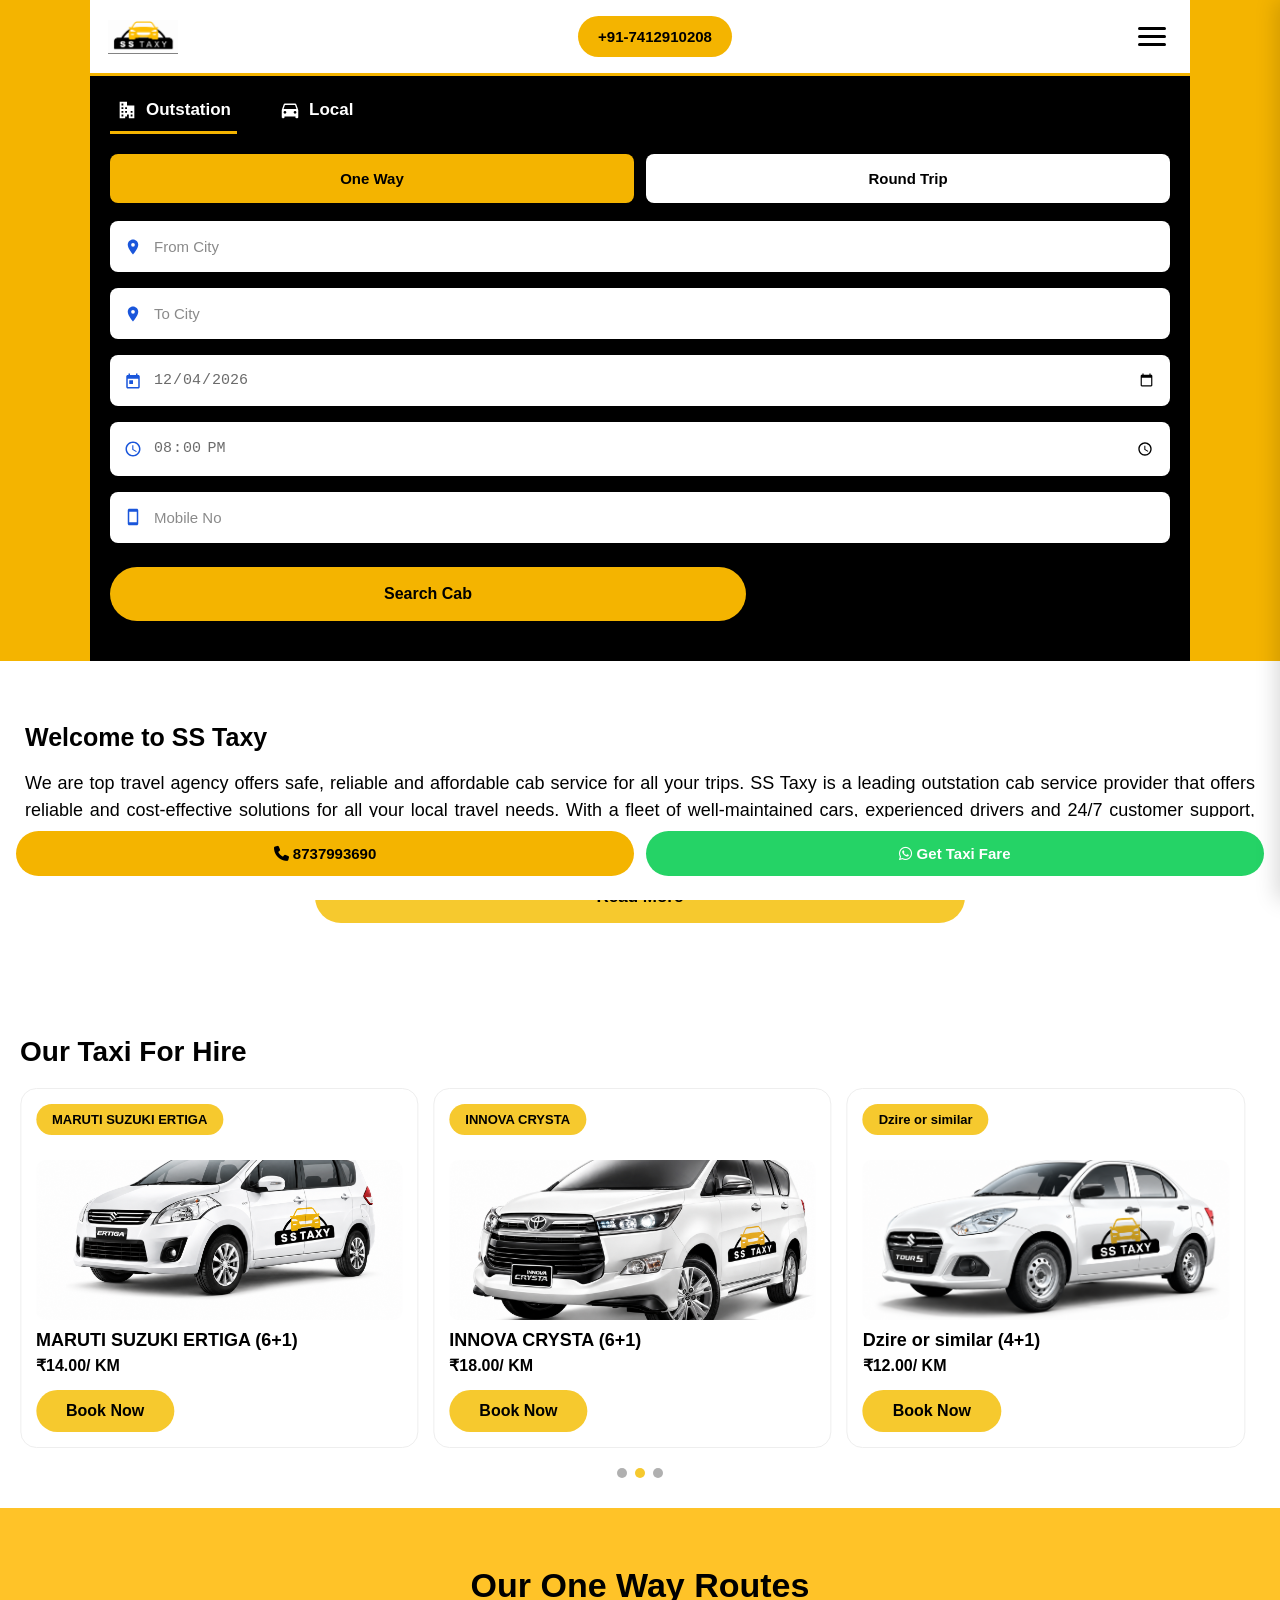
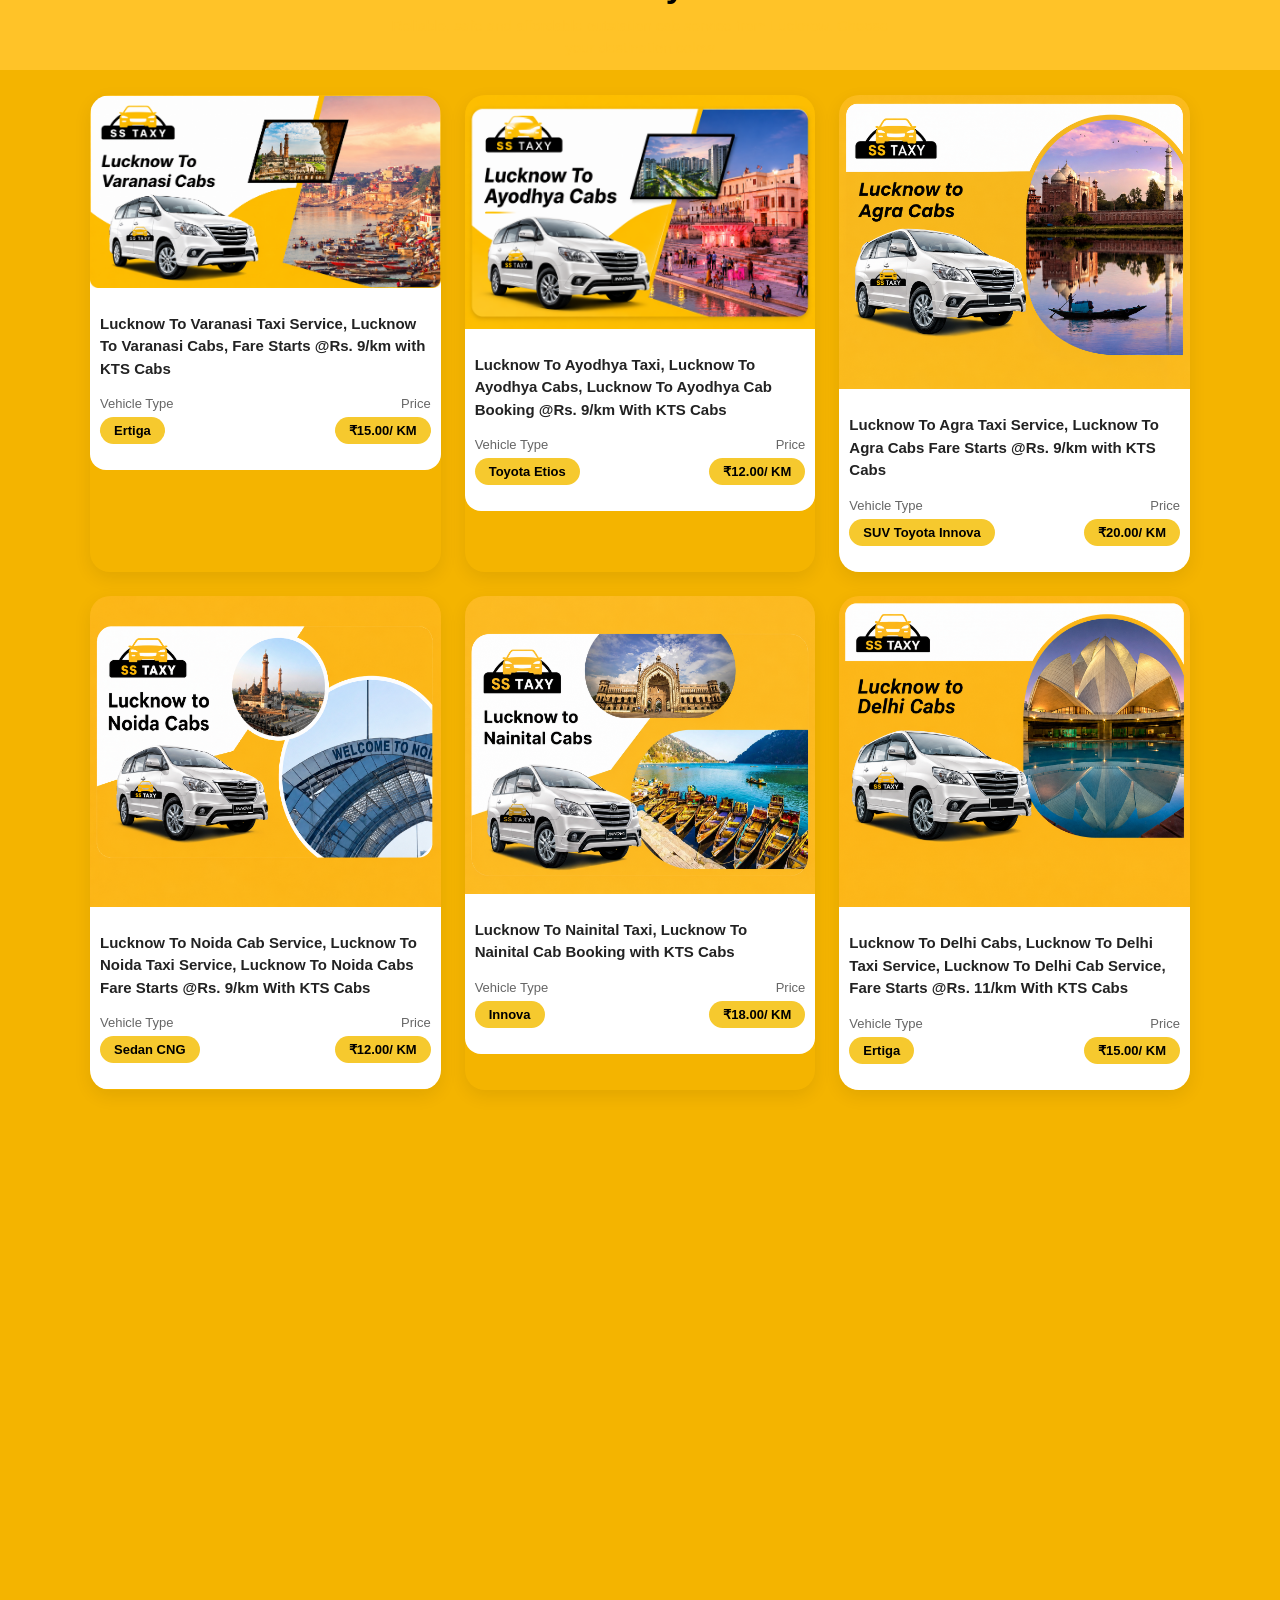
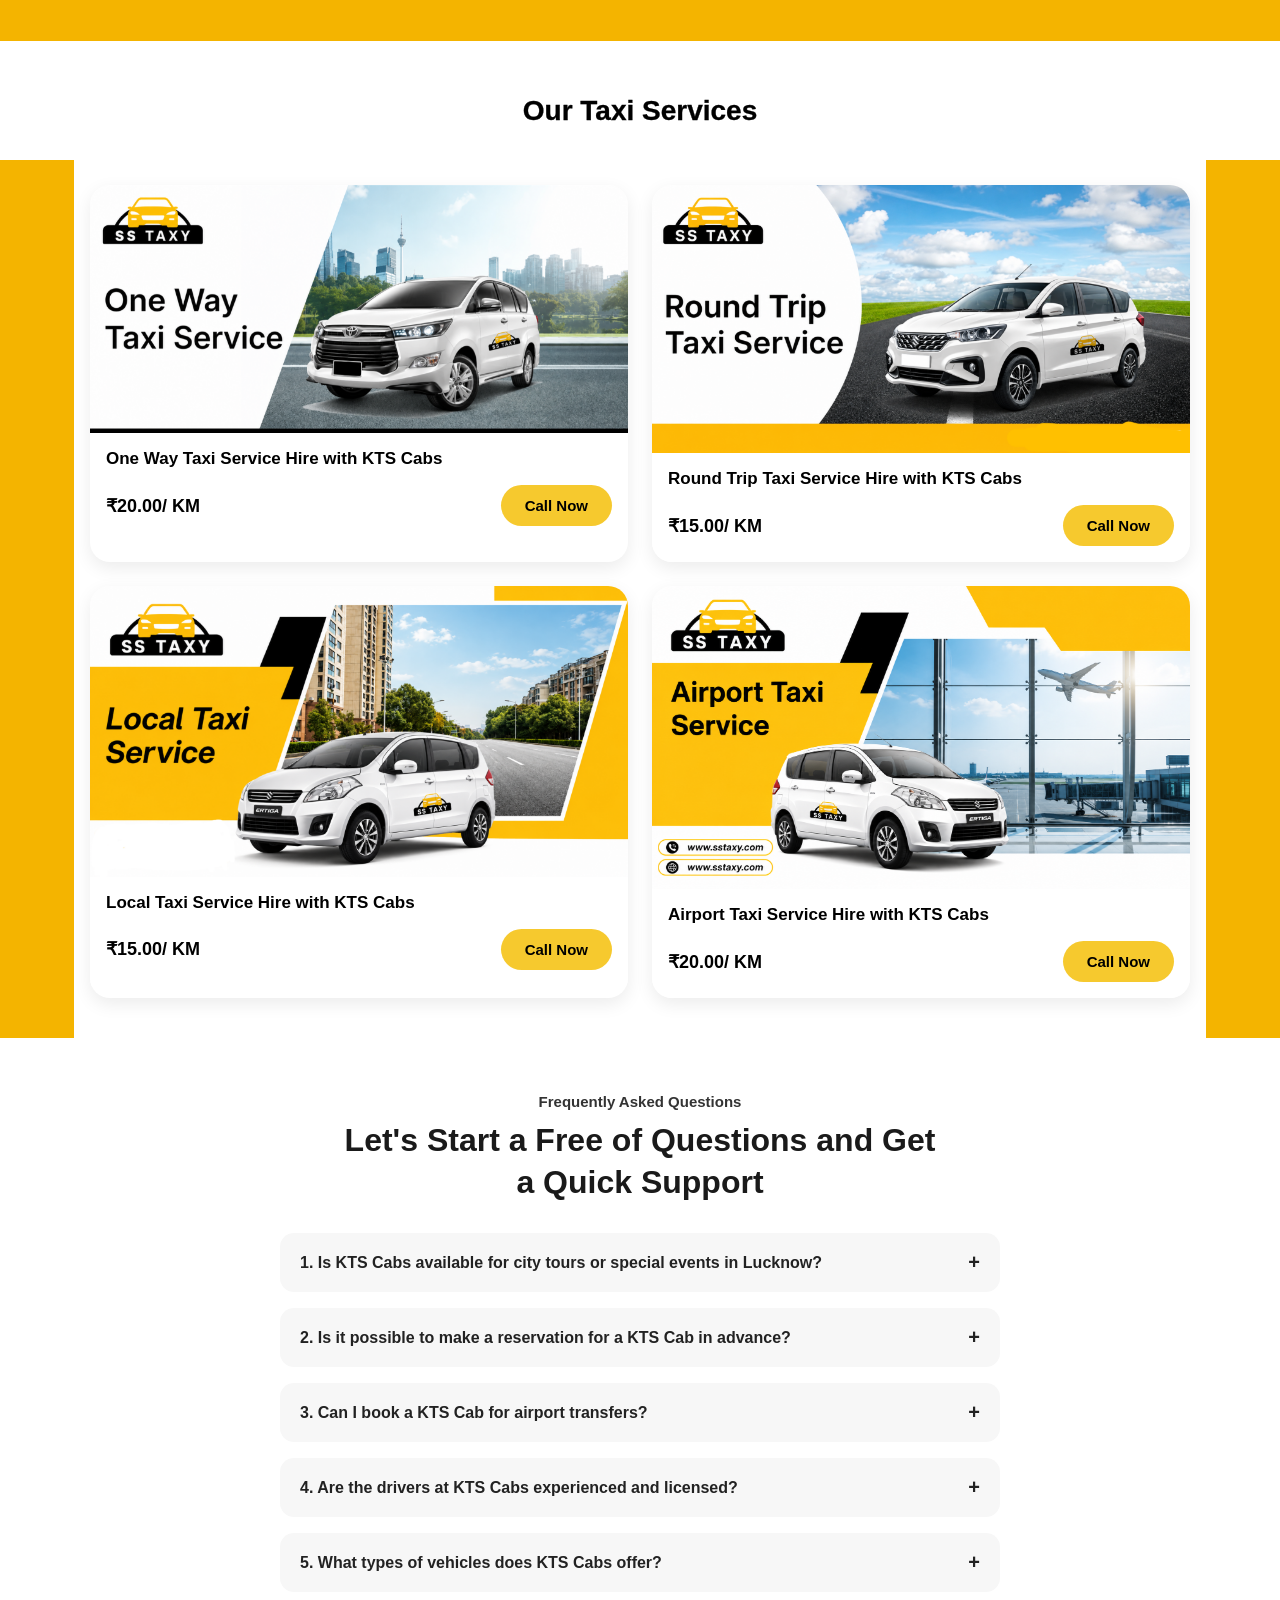
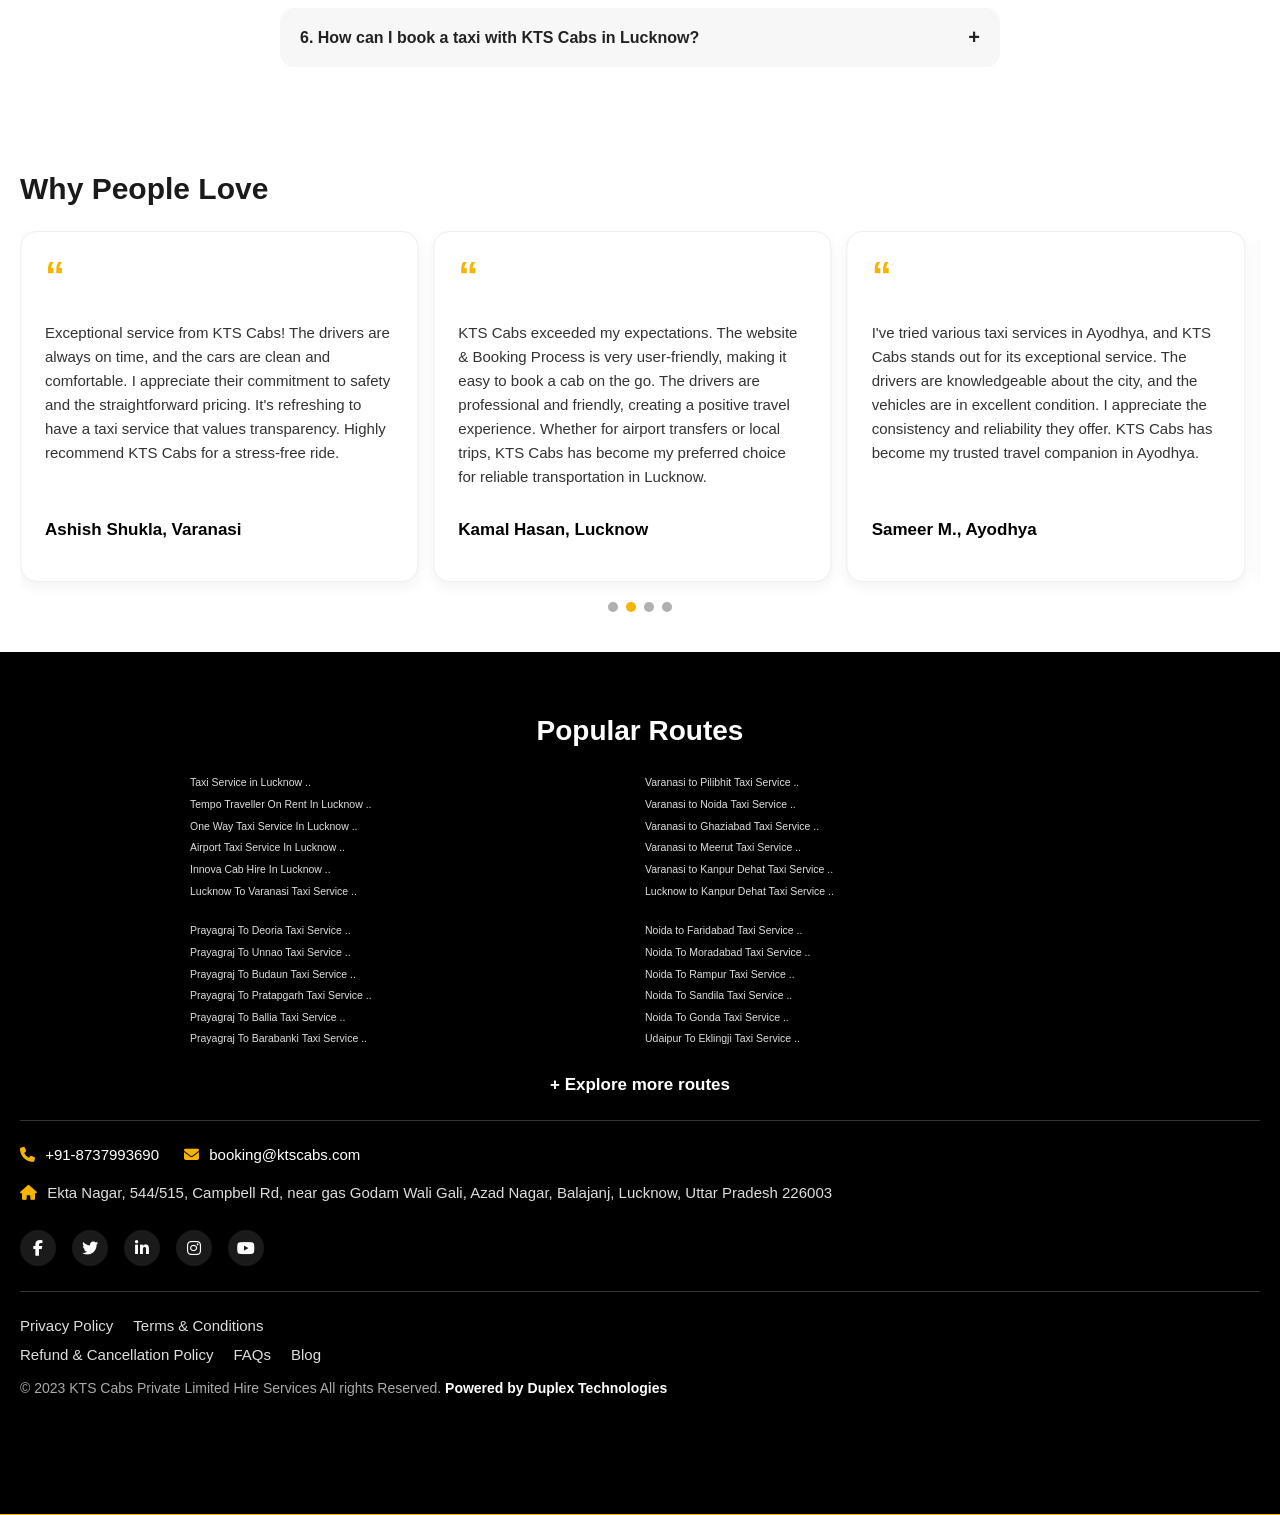
<file: index.html>
<!DOCTYPE html>
<html lang="en">
<head>
<meta charset="UTF-8">
<meta name="viewport" content="width=device-width, initial-scale=1.0">
<title>SS Taxy</title>
<link rel="stylesheet" href="style.css">
  <link rel="stylesheet" href="https://cdnjs.cloudflare.com/ajax/libs/font-awesome/6.5.1/css/all.min.css">
</head>
<body>
<div class="container">

  <!-- Header -->
  <div class="header">
    <div class="logo">
<img src="images/logo.png" alt="SS Taxy Logo" class="logo-img">
      
    </div>
    <button class="phone-btn">+91-7412910208</button>
    <button class="menu-icon" aria-label="Menu">
      <span></span><span></span><span></span>
    </button>
  </div>
  <!-- SIDE MENU -->
  <div class="side-menu-overlay" id="sideMenuOverlay"></div>
  <div class="side-menu" id="sideMenu">
    <button class="side-menu-close" id="sideMenuClose">&times;</button>

    <div class="side-menu-logo">
      <img src="images/logo.png" alt="SS Taxy Logo" class="logo-img">
    </div>

    <nav class="side-menu-links">
      <a href="index.html">Home</a>
      <a href="about.html">About Us</a>
      <a href="driver.html">Driver</a>
      <a href="contact.html">Contact Us</a>
    </nav>

    <a href="tel:+918737993690" class="side-menu-phone-btn">+91-8737993690</a>
  </div>
  <!-- Tabs -->
  <div class="tabs">
    <button class="tab active">
      <svg viewBox="0 0 24 24" fill="#fff"><path d="M4 21V3h8v4h8v14h-6v-4h-4v4H4zm2-2h2v-2H6v2zm0-4h2v-2H6v2zm0-4h2V9H6v2zm0-4h2V5H6v2zm4 12h2v-2h-2v2zm0-4h2v-2h-2v2zm0-4h2V9h-2v2zm6 8h2v-2h-2v2zm0-4h2v-2h-2v2z"/></svg>
      Outstation
    </button>
    <button class="tab">
      <svg viewBox="0 0 24 24" fill="#fff"><path d="M18.92 6.01C18.72 5.42 18.16 5 17.5 5h-11c-.66 0-1.22.42-1.42 1.01L3 12v8c0 .55.45 1 1 1h1c.55 0 1-.45 1-1v-1h12v1c0 .55.45 1 1 1h1c.55 0 1-.45 1-1v-8l-2.08-5.99zM6.5 16c-.83 0-1.5-.67-1.5-1.5S5.67 13 6.5 13s1.5.67 1.5 1.5S7.33 16 6.5 16zm11 0c-.83 0-1.5-.67-1.5-1.5s.67-1.5 1.5-1.5 1.5.67 1.5 1.5-.67 1.5-1.5 1.5zM5 11l1.5-4.5h11L19 11H5z"/></svg>
      Local
    </button>
  </div>

  <!-- OUTSTATION FORM -->

  <!-- OUTSTATION FORM -->
  <div id="outstationForm">
    <div class="toggle-row">
      <button class="toggle-btn active">One Way</button>
      <button class="toggle-btn inactive">Round Trip</button>
    </div>

    <div class="form">
      <div class="field">
        <svg viewBox="0 0 24 24" fill="#1a56db"><path d="M12 2C8.13 2 5 5.13 5 9c0 5.25 7 13 7 13s7-7.75 7-13c0-3.87-3.13-7-7-7zm0 9.5A2.5 2.5 0 1 1 12 6.5a2.5 2.5 0 0 1 0 5z"/></svg>
        <input type="text" id="fromCity" placeholder="From City">
      </div>
      <div class="field">
        <svg viewBox="0 0 24 24" fill="#1a56db"><path d="M12 2C8.13 2 5 5.13 5 9c0 5.25 7 13 7 13s7-7.75 7-13c0-3.87-3.13-7-7-7zm0 9.5A2.5 2.5 0 1 1 12 6.5a2.5 2.5 0 0 1 0 5z"/></svg>
        <input type="text" id="toCity" placeholder="To City">
      </div>
      <div class="field">
        <svg viewBox="0 0 24 24" fill="#1a56db"><path d="M19 4h-1V2h-2v2H8V2H6v2H5c-1.11 0-1.99.9-1.99 2L3 20c0 1.1.89 2 2 2h14c1.1 0 2-.9 2-2V6c0-1.1-.9-2-2-2zm0 16H5V9h14v11zM7 11h5v5H7z"/></svg>
        <input type="date" id="dateInput">
      </div>
      <div class="field">
        <svg viewBox="0 0 24 24" fill="#1a56db"><path d="M12 2C6.48 2 2 6.48 2 12s4.48 10 10 10 10-4.48 10-10S17.52 2 12 2zm0 18c-4.41 0-8-3.59-8-8s3.59-8 8-8 8 3.59 8 8-3.59 8-8 8zm.5-13H11v6l5.25 3.15.75-1.23-4.5-2.67z"/></svg>
        <input type="time" id="timeInput">
      </div>
      <div class="field">
        <svg viewBox="0 0 24 24" fill="#1a56db"><path d="M17 1H7c-1.1 0-2 .9-2 2v18c0 1.1.9 2 2 2h10c1.1 0 2-.9 2-2V3c0-1.1-.9-2-2-2zm0 18H7V5h10v14z"/></svg>
        <input type="tel" id="mobileNo" placeholder="Mobile No">
      </div>
    </div>

    <div class="search-btn-wrap">
      <button class="search-btn">Search Cab</button>
    </div>
  </div>

  <!-- LOCAL FORM -->
  <div id="localForm" style="display:none;">
    <div class="toggle-row">
      <button class="toggle-btn active" id="hourlyBtn">Hourly Basis</button>
      <button class="toggle-btn inactive" id="airportBtn">Airport Transfer</button>
    </div>

    <div class="form">
      <div class="field select-field">
        <svg viewBox="0 0 24 24" fill="#1a56db"><path d="M12 2C8.13 2 5 5.13 5 9c0 5.25 7 13 7 13s7-7.75 7-13c0-3.87-3.13-7-7-7zm0 9.5A2.5 2.5 0 1 1 12 6.5a2.5 2.5 0 0 1 0 5z"/></svg>
        <select id="localPackage">
          <option value="">-- Select Local Package --</option>
          <option value="hourly">Hourly Basis</option>
          <option value="airport">Airport Transfer</option>
        </select>
      </div>

      <div class="field select-field">
        <svg viewBox="0 0 24 24" fill="#1a56db"><path d="M12 2C8.13 2 5 5.13 5 9c0 5.25 7 13 7 13s7-7.75 7-13c0-3.87-3.13-7-7-7zm0 9.5A2.5 2.5 0 1 1 12 6.5a2.5 2.5 0 0 1 0 5z"/></svg>
        <select id="hoursKms">
          <option value="">Select Hours/Kms</option>
          <option value="4-40">4 Hrs / 40 Kms</option>
          <option value="8-80">8 Hrs / 80 Kms</option>
          <option value="12-120">12 Hrs / 120 Kms</option>
        </select>
      </div>

      <div class="field">
        <svg viewBox="0 0 24 24" fill="#1a56db"><path d="M19 4h-1V2h-2v2H8V2H6v2H5c-1.11 0-1.99.9-1.99 2L3 20c0 1.1.89 2 2 2h14c1.1 0 2-.9 2-2V6c0-1.1-.9-2-2-2zm0 16H5V9h14v11zM7 11h5v5H7z"/></svg>
        <input type="date" id="dateInputLocal">
      </div>
      <div class="field">
        <svg viewBox="0 0 24 24" fill="#1a56db"><path d="M12 2C6.48 2 2 6.48 2 12s4.48 10 10 10 10-4.48 10-10S17.52 2 12 2zm0 18c-4.41 0-8-3.59-8-8s3.59-8 8-8 8 3.59 8 8-3.59 8-8 8zm.5-13H11v6l5.25 3.15.75-1.23-4.5-2.67z"/></svg>
        <input type="time" id="timeInputLocal">
      </div>
      <div class="field">
        <svg viewBox="0 0 24 24" fill="#1a56db"><path d="M17 1H7c-1.1 0-2 .9-2 2v18c0 1.1.9 2 2 2h10c1.1 0 2-.9 2-2V3c0-1.1-.9-2-2-2zm0 18H7V5h10v14z"/></svg>
        <input type="tel" id="mobileNoLocal" placeholder="Mobile No">
      </div>
    </div>

    <div class="search-btn-wrap">
      <button class="search-btn" id="searchCabLocal">Search Cab</button>
    </div>
  </div>

</div>

<section class="about-section">

    <h1>Welcome to SS Taxy</h1>

    <p>
        We are top travel agency offers safe, reliable and affordable cab
        service for all your trips. SS Taxy is a leading outstation cab
        service provider that offers reliable and cost-effective solutions
        for all your local travel needs. With a fleet of well-maintained
        cars, experienced drivers and 24/7 customer support, they are the
        go-to choice for travelers who want to explore India's diverse
        landscape in a safe and comfortable manner.
    </p>

    <a href="about.html" class="read-more-btn">Read More</a>

</section>

<section class="taxi-section">
  <h2 class="taxi-heading">Our Taxi For Hire</h2>

  <div class="taxi-slider">
    <div class="taxi-track" id="taxiTrack">

      <!-- CLONE of last card (Innova) -->
      <div class="taxi-card clone">
        <span class="taxi-badge">INNOVA CRYSTA</span>
        <img src="images/innova.png" alt="Innova Crysta" class="taxi-img">
        <h3 class="taxi-title">INNOVA CRYSTA (6+1)</h3>
        <p class="taxi-price">₹18.00/ KM</p>
      <a href="vehicle-details.html?name=Innova+Crysta&image=images/innova.png&persons=7&price=18.00" class="taxi-btn">Book Now</a>
      </div>

      <!-- Original cards -->
      <div class="taxi-card">
        <span class="taxi-badge">Dzire or similar</span>
        <img src="images/dzire.png" alt="Dzire or similar" class="taxi-img">
        <h3 class="taxi-title">Dzire or similar (4+1)</h3>
        <p class="taxi-price">₹12.00/ KM</p>
        <a href="vehicle-details.html?name=Dzire+or+similar&image=images/dzire.png&persons=5&price=12.00" class="taxi-btn">Book Now</a>
      </div>

      <div class="taxi-card">
        <span class="taxi-badge">MARUTI SUZUKI ERTIGA</span>
        <img src="images/ertiga.png" alt="Maruti Suzuki Ertiga" class="taxi-img">
        <h3 class="taxi-title">MARUTI SUZUKI ERTIGA (6+1)</h3>
        <p class="taxi-price">₹14.00/ KM</p>
        <a href="vehicle-details.html?name=Maruti+Suzuki+Ertiga&image=images/ertiga.png&persons=7&price=14.00" class="taxi-btn">Book Now</a>
      </div>

      <div class="taxi-card">
        <span class="taxi-badge">INNOVA CRYSTA</span>
        <img src="images/innova.png" alt="Innova Crysta" class="taxi-img">
        <h3 class="taxi-title">INNOVA CRYSTA (6+1)</h3>
        <p class="taxi-price">₹18.00/ KM</p>
      <a href="vehicle-details.html?name=Innova+Crysta&image=images/innova.png&persons=7&price=18.00" class="taxi-btn">Book Now</a>
      </div>

      <!-- CLONE of first card (Dzire) -->
      <div class="taxi-card clone">
        <span class="taxi-badge">Dzire or similar</span>
        <img src="images/dzire.png" alt="Dzire or similar" class="taxi-img">
        <h3 class="taxi-title">Dzire or similar (4+1)</h3>
        <p class="taxi-price">₹12.00/ KM</p>
        <a href="vehicle-details.html?name=Dzire+or+similar&image=images/dzire.png&persons=5&price=12.00" class="taxi-btn">Book Now</a>
      </div>

    </div>
    <div class="taxi-dots" id="taxiDots"></div>
  </div>
</section>
<section class="routes-title-section">
  <h1 class="routes-page-title">Our One Way Routes</h1>
  <p class="routes-page-sub">Reliable, safe and affordable outstation cab service from Lucknow. Choose your destination below</p>
</section>

<main id="routesList" class="routes-list">
</main>
<section class="services-title-section">
  <h2 class="services-page-title">Our Taxi Services</h2>
</section>

<main id="servicesList" class="services-list">
</main>
  <section class="faq-section">
  <p class="faq-tagline">Frequently Asked Questions</p>
  <h2 class="faq-heading">Let's Start a Free of Questions and Get a Quick Support</h2>

  <div class="faq-list" id="faqList"></div>
  </section>
  <section class="testimonial-section">
  <h2 class="testimonial-heading">Why People Love</h2>

  <div class="testimonial-slider">
    <div class="testimonial-track" id="testimonialTrack"></div>
    <div class="testimonial-dots" id="testimonialDots"></div>
  </div>
  </section>
  <footer class="site-footer">
  <h2 class="footer-routes-heading">Popular Routes</h2>

  <div class="footer-routes-grid">
    <div class="footer-routes-col">
      <a href="#">Taxi Service in Lucknow ..</a>
      <a href="#">Tempo Traveller On Rent In Lucknow ..</a>
      <a href="#">One Way Taxi Service In Lucknow ..</a>
      <a href="#">Airport Taxi Service In Lucknow ..</a>
      <a href="#">Innova Cab Hire In Lucknow ..</a>
      <a href="#">Lucknow To Varanasi Taxi Service ..</a>
      <br>
      <a href="#">Prayagraj To Deoria Taxi Service ..</a>
      <a href="#">Prayagraj To Unnao Taxi Service ..</a>
      <a href="#">Prayagraj To Budaun Taxi Service ..</a>
      <a href="#">Prayagraj To Pratapgarh Taxi Service ..</a>
      <a href="#">Prayagraj To Ballia Taxi Service ..</a>
      <a href="#">Prayagraj To Barabanki Taxi Service ..</a>
    </div>

    <div class="footer-routes-col">
      <a href="#">Varanasi to Pilibhit Taxi Service ..</a>
      <a href="#">Varanasi to Noida Taxi Service ..</a>
      <a href="#">Varanasi to Ghaziabad Taxi Service ..</a>
      <a href="#">Varanasi to Meerut Taxi Service ..</a>
      <a href="#">Varanasi to Kanpur Dehat Taxi Service ..</a>
      <a href="#">Lucknow to Kanpur Dehat Taxi Service ..</a>
      <br>
      <a href="#">Noida to Faridabad Taxi Service ..</a>
      <a href="#">Noida To Moradabad Taxi Service ..</a>
      <a href="#">Noida To Rampur Taxi Service ..</a>
      <a href="#">Noida To Sandila Taxi Service ..</a>
      <a href="#">Noida To Gonda Taxi Service ..</a>
      <a href="#">Udaipur To Eklingji Taxi Service ..</a>
    </div>
  </div>

  <div class="footer-explore-wrap">
    <a href="routes.html" class="footer-explore-btn">+ Explore more routes</a>
  </div>

  <hr class="footer-divider">

  <div class="footer-contact">
    <span><i class="fa-solid fa-phone"></i> +91-8737993690</span>
    <span><i class="fa-solid fa-envelope"></i> booking@ktscabs.com</span>
  </div>

  <div class="footer-address">
    <i class="fa-solid fa-house"></i>
    Ekta Nagar, 544/515, Campbell Rd, near gas Godam Wali Gali, Azad Nagar, Balajanj, Lucknow, Uttar Pradesh 226003
  </div>

  <div class="footer-social">
    <a href="#"><i class="fa-brands fa-facebook-f"></i></a>
    <a href="#"><i class="fa-brands fa-twitter"></i></a>
    <a href="#"><i class="fa-brands fa-linkedin-in"></i></a>
    <a href="#"><i class="fa-brands fa-instagram"></i></a>
    <a href="#"><i class="fa-brands fa-youtube"></i></a>
  </div>

  <hr class="footer-divider">

  <div class="footer-links">
    <a href="#">Privacy Policy</a>
    <a href="#">Terms &amp; Conditions</a>
  </div>
  <div class="footer-links">
    <a href="#">Refund &amp; Cancellation Policy</a>
    <a href="#">FAQs</a>
    <a href="#">Blog</a>
  </div>

  <p class="footer-copyright">
    © 2023 KTS Cabs Private Limited Hire Services All rights Reserved.
    <strong>Powered by Duplex Technologies</strong>
  </p>
</footer>

<div class="bottom-bar">
  <a href="tel:+918737993690" class="bottom-call-btn">
    <i class="fa-solid fa-phone"></i> 8737993690
  </a>
  <a href="https://wa.me/918737993690" target="_blank" class="bottom-whatsapp-btn">
    <i class="fa-brands fa-whatsapp"></i> Get Taxi Fare
  </a>
</div>
<script src="script.js"></script>
</body>
  </html>
</file>
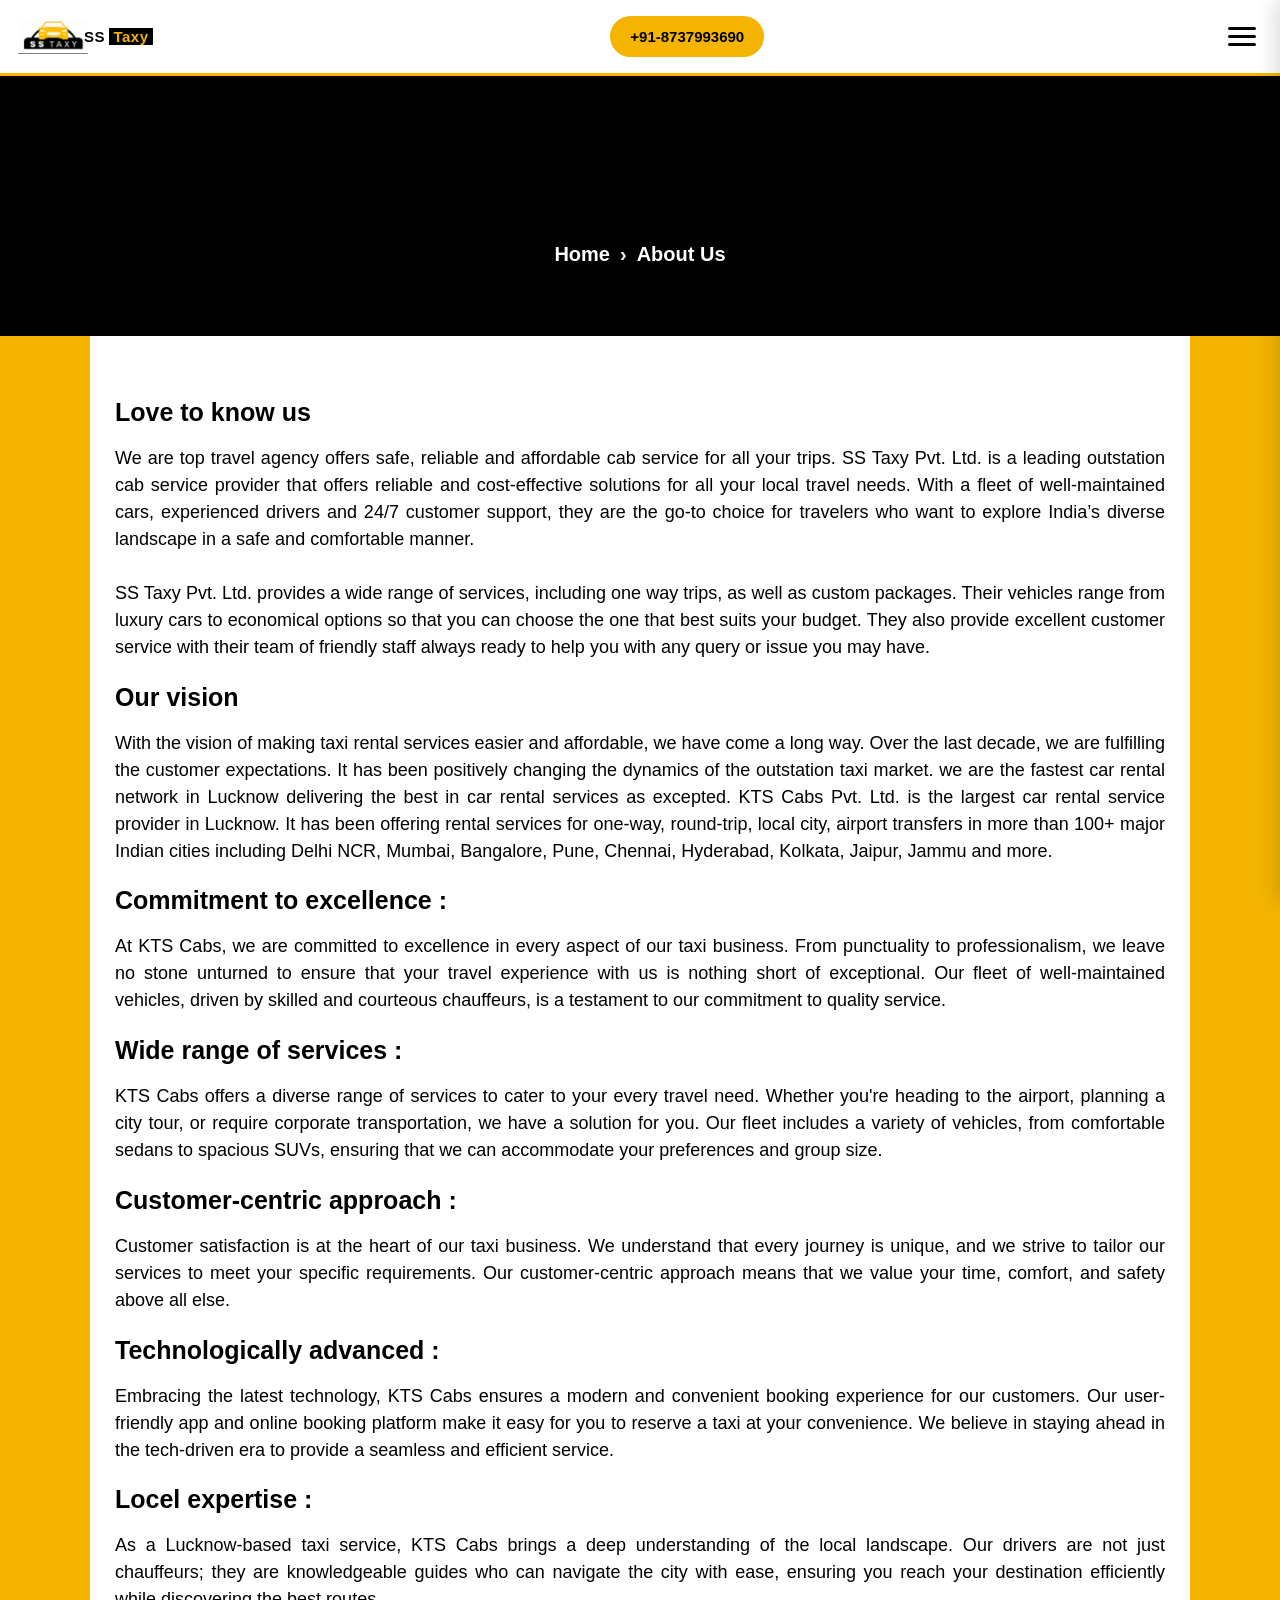
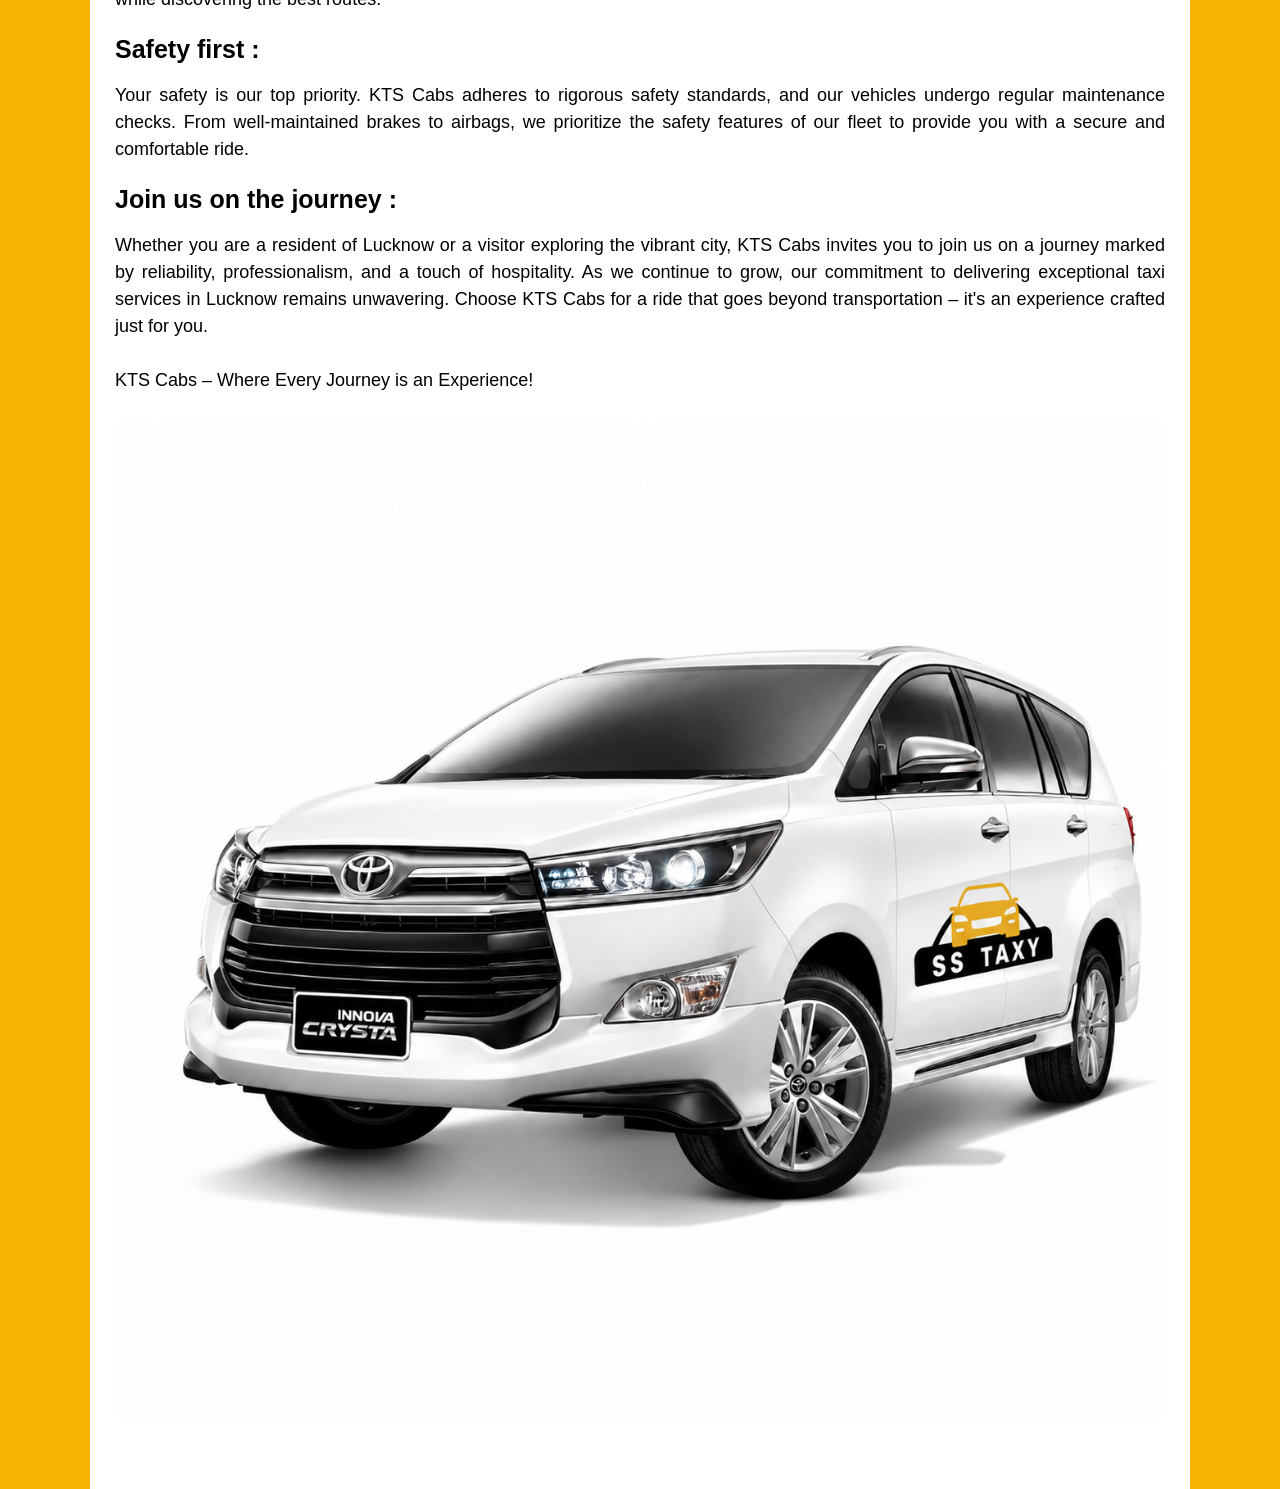
<file: about.html>
<!DOCTYPE html>
<html lang="en">
<head>
    <meta charset="UTF-8">
    <meta name="viewport" content="width=device-width, initial-scale=1.0">
    <title>About Us | SS Taxy</title>

    <link rel="stylesheet" href="style.css">
</head>

<body>

        
    <div class="header">
    <div class="logo">
      <img src="images/logo.png" alt="SS Taxy Logo" class="logo-img">
      <div class="logo-text">
        <span class="SS">SS</span> <span class="Taxy">Taxy</span>
      </div>
    </div>
    <button class="phone-btn">+91-8737993690</button>
    <button class="menu-icon" aria-label="Menu">
      <span></span><span></span><span></span>
    </button>
    </div>
    <!-- SIDE MENU -->
  <div class="side-menu-overlay" id="sideMenuOverlay"></div>
  <div class="side-menu" id="sideMenu">
    <button class="side-menu-close" id="sideMenuClose">&times;</button>

    <div class="side-menu-logo">
<img src="images/logo.png" alt="SS Taxy Logo" class="logo-img">
    </div>

    <nav class="side-menu-links">
      <a href="index.html">Home</a>
      <a href="about.html">About Us</a>
      <a href="driver.html">Driver</a>
      <a href="contact.html">Contact Us</a>
    </nav>

    <a href="tel:+918737993690" class="side-menu-phone-btn">+91-8737993690</a>
  </div>
<section class="about-banner">
    <div class="about-overlay">
        <h1>About Us</h1>

        <div class="breadcrumb">
            <a href="index.html">Home</a>
            <span>›</span>
            <span>About Us</span>
        </div>
    </div>
</section>
    <div class="container">
<section class="about-section">
    


    <h1>Love to know us</h1>

    <p>
        We are top travel agency offers safe, reliable and affordable cab
      service for all your trips. SS Taxy Pvt. Ltd. is a leading outstation
      cab service provider that offers reliable and cost-effective solutions for all your local travel needs. With a fleet of well-maintained cars,
      experienced drivers and 24/7 customer support, they are the go-to 
      choice for travelers who want to explore India’s diverse landscape
      in a safe and comfortable manner.
      <br><br>
      SS Taxy Pvt. Ltd. provides a wide range of services, including
      one way trips, as well as custom packages. Their vehicles range 
      from luxury cars to economical options so that you can choose the
      one that best suits your budget. They also provide excellent
      customer service with their team of friendly staff always ready 
      to help you with any query or issue you may have.
    </p>
<h1>Our vision</h1>
    <p>
        With the vision of making taxi rental services easier and affordable, we have come a long way. Over the last decade, we are fulfilling the customer expectations. It has been positively changing the dynamics of the outstation taxi market. we are the fastest car rental network in Lucknow delivering the best in car rental services as excepted. KTS Cabs Pvt. Ltd. is the largest car rental service provider in Lucknow. It has been offering rental services for one-way, round-trip, local city, airport transfers in more than 100+ major Indian cities including Delhi NCR, Mumbai, Bangalore, Pune, Chennai, Hyderabad, Kolkata, Jaipur, Jammu and more.
    </p>
    <h1>Commitment to excellence :</h1>
    
<p>At KTS Cabs, we are committed to excellence in every aspect of our taxi business. From punctuality to professionalism, we leave no stone unturned to ensure that your travel experience with us is nothing short of exceptional. Our fleet of well-maintained vehicles, driven by skilled and courteous chauffeurs, is a testament to our commitment to quality service.</p>
   
    <h1>Wide range of services :</h1>

    <p>KTS Cabs offers a diverse range of services to cater to your every travel need. Whether you're heading to the airport, planning a city tour, or require corporate transportation, we have a solution for you. Our fleet includes a variety of vehicles, from comfortable sedans to spacious SUVs, ensuring that we can accommodate your preferences and group size.</p>
  
    <h1>Customer-centric approach :</h1>
    
    <p>Customer satisfaction is at the heart of our taxi business. We understand that every journey is unique, and we strive to tailor our services to meet your specific requirements. Our customer-centric approach means that we value your time, comfort, and safety above all else.</p>
    
    <h1>Technologically advanced :</h1>
    
    <p>Embracing the latest technology, KTS Cabs ensures a modern and convenient booking experience for our customers. Our user-friendly app and online booking platform make it easy for you to reserve a taxi at your convenience. We believe in staying ahead in the tech-driven era to provide a seamless and efficient service.</p>

    <h1>Locel expertise :</h1>
    <p>As a Lucknow-based taxi service, KTS Cabs brings a deep understanding of the local landscape. Our drivers are not just chauffeurs; they are knowledgeable guides who can navigate the city with ease, ensuring you reach your destination efficiently while discovering the best routes.</p>
    
    <h1>Safety first :</h1>
    <p>Your safety is our top priority. KTS Cabs adheres to rigorous safety standards, and our vehicles undergo regular maintenance checks. From well-maintained brakes to airbags, we prioritize the safety features of our fleet to provide you with a secure and comfortable ride.</p>
  <h1>Join us on the journey :</h1>
    <p>Whether you are a resident of Lucknow or a visitor exploring the vibrant city, KTS Cabs invites you to join us on a journey marked by reliability, professionalism, and a touch of hospitality. As we continue to grow, our commitment to delivering exceptional taxi services in Lucknow remains unwavering. Choose KTS Cabs for a ride that goes beyond transportation – it's an experience crafted just for you.
        <br><br>
        KTS Cabs – Where Every Journey is an Experience!</p>
    
    
    
<img src="images/about.jpg" alt="About SS Taxy" class="about-image">
</section>

</body>
</html>
</file>
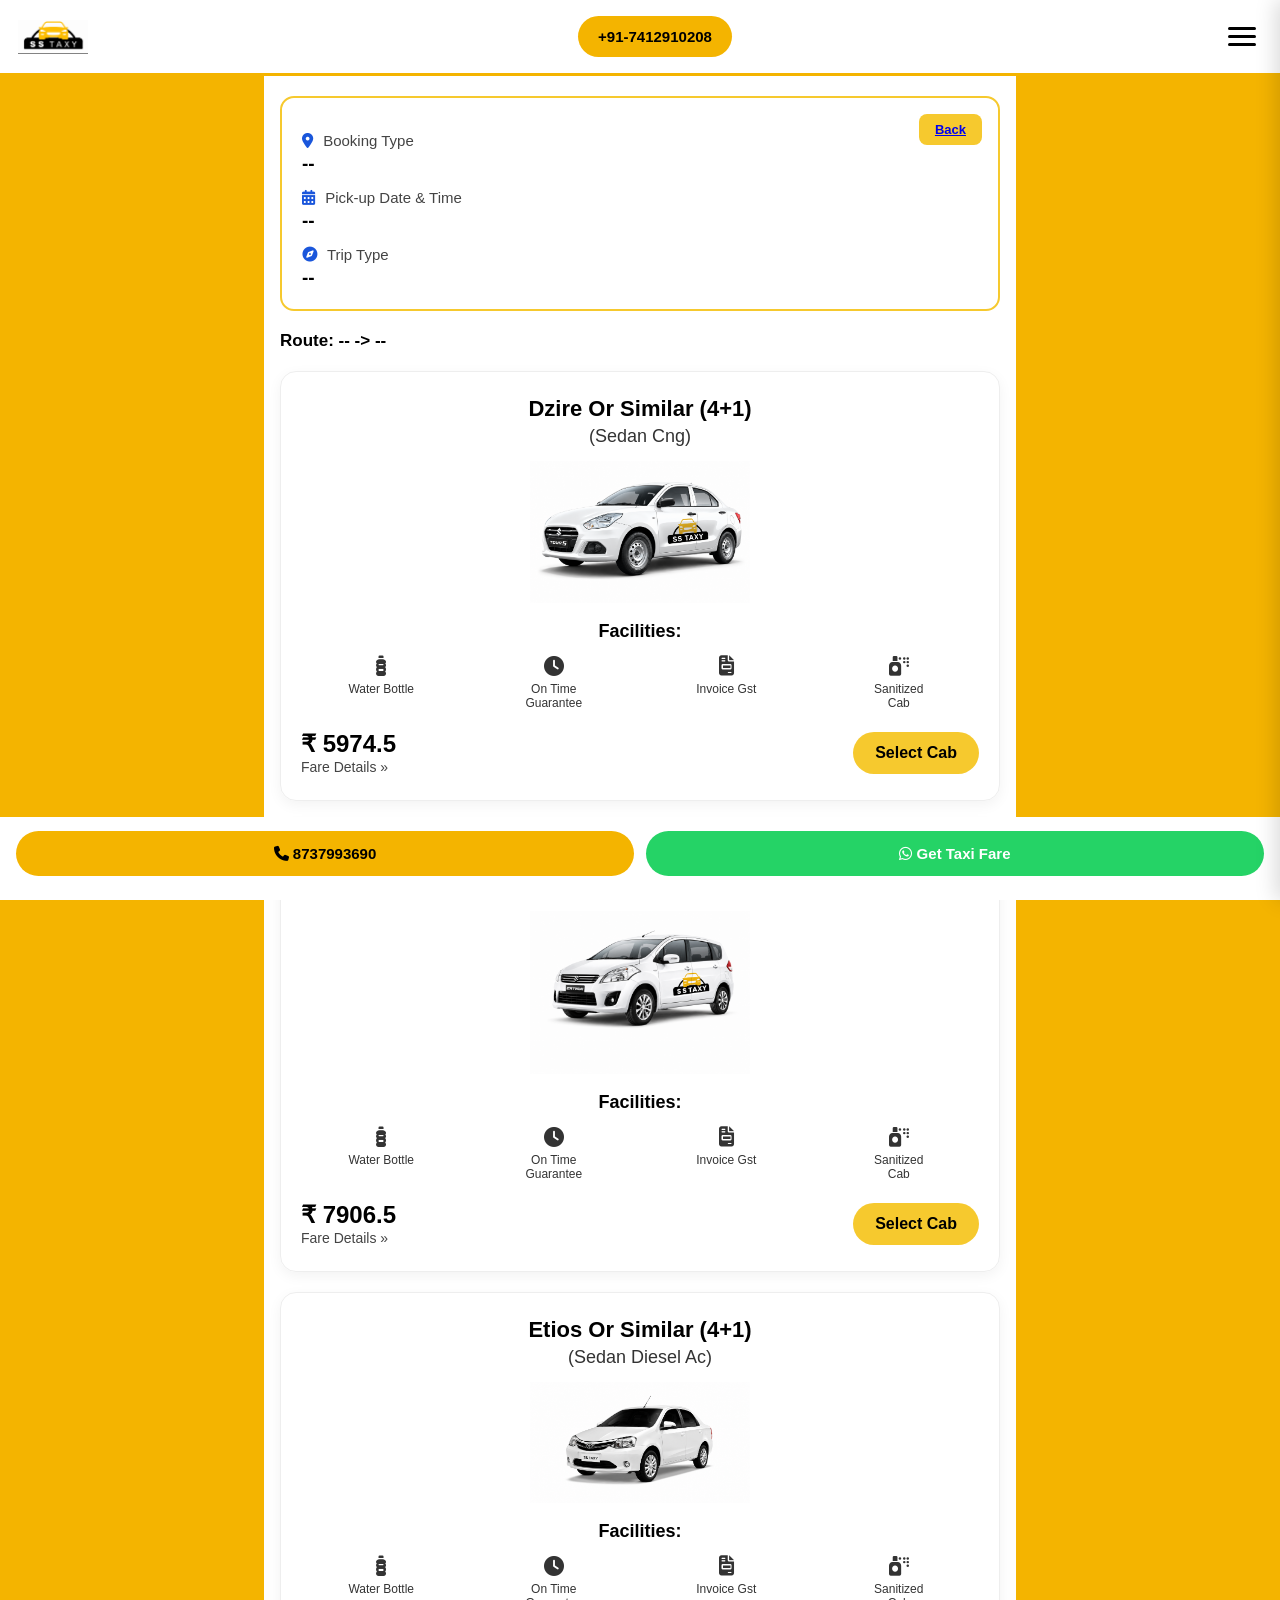
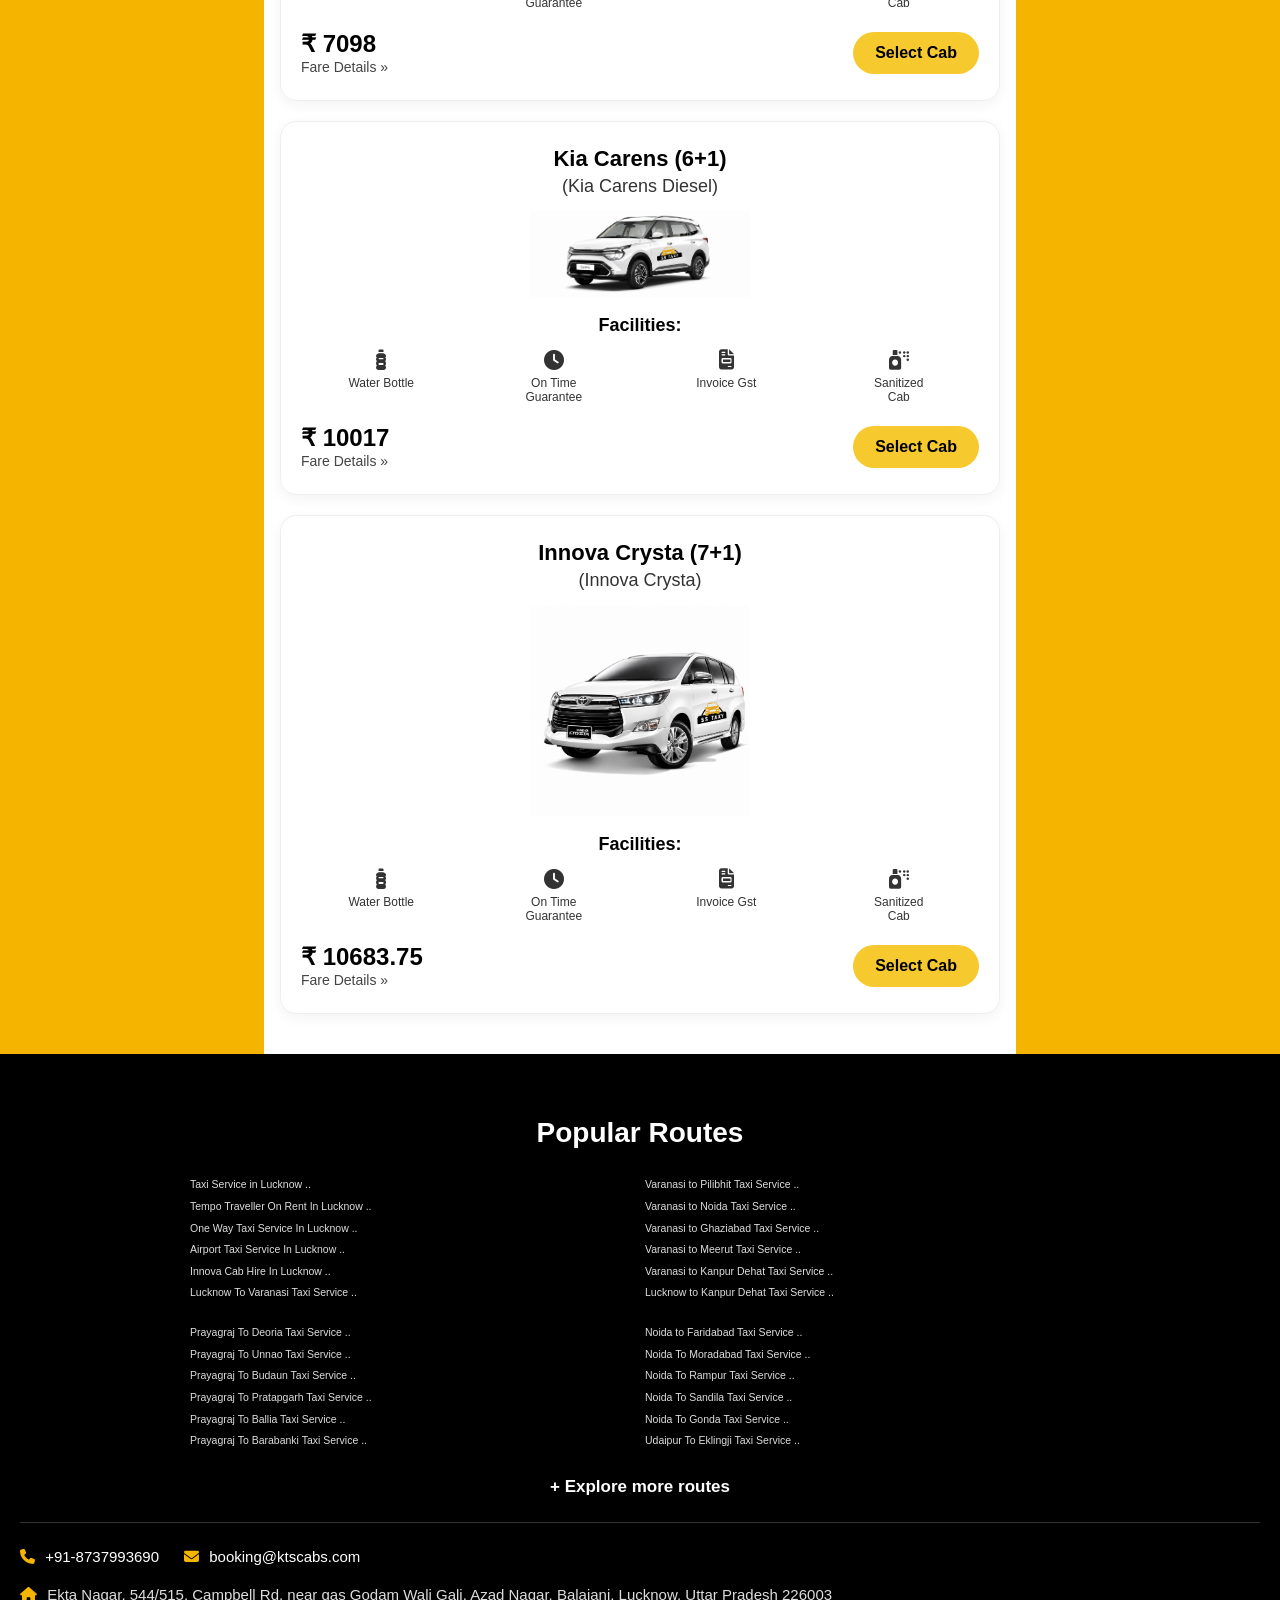
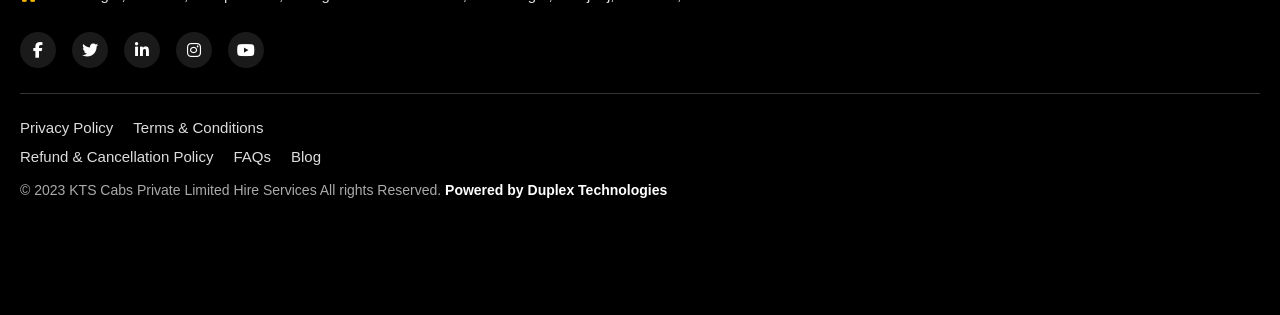
<file: cab-results.html>
<!DOCTYPE html>
<html lang="en">
<head>
<meta charset="UTF-8">
<meta name="viewport" content="width=device-width, initial-scale=1.0">
<title>Select Your Cab - SS Taxy</title>
<link rel="stylesheet" href="style.css">
<link rel="stylesheet" href="https://cdnjs.cloudflare.com/ajax/libs/font-awesome/6.5.1/css/all.min.css">
</head>
<body>

  <!-- Header -->
  <div class="header">
    <div class="logo">
      <img src="images/logo.png" alt="SS Taxy Logo" class="logo-img">
      
    </div>
    <button class="phone-btn">+91-7412910208</button>
    <button class="menu-icon" aria-label="Menu">
      <span></span><span></span><span></span>
    </button>
  </div>
  <!-- SIDE MENU -->
  <div class="side-menu-overlay" id="sideMenuOverlay"></div>
  <div class="side-menu" id="sideMenu">
    <button class="side-menu-close" id="sideMenuClose">&times;</button>

    <div class="side-menu-logo">
<img src="images/logo.png" alt="SS Taxy Logo" class="logo-img">
    </div>

    <nav class="side-menu-links">
      <a href="index.html">Home</a>
      <a href="about.html">About Us</a>
      <a href="driver.html">Driver</a>
      <a href="contact.html">Contact Us</a>
    </nav>

    <a href="tel:+918737993690" class="side-menu-phone-btn">+91-8737993690</a>
  </div>

  <!-- CAB RESULTS -->
  <!-- CAB RESULTS -->
  <section class="cab-results-section" style="background:#fff; min-height:100vh;">

    <div class="booking-summary-box">
      <a href="index.html" class="summary-back-btn">Back</a>

      <p class="summary-label"><i class="fa-solid fa-location-dot"></i> Booking Type</p>
      <p class="summary-value" id="summaryBookingType">--</p>

      <p class="summary-label"><i class="fa-solid fa-calendar-days"></i> Pick-up Date &amp; Time</p>
      <p class="summary-value" id="summaryDateTime">--</p>

      <p class="summary-label"><i class="fa-solid fa-compass"></i> Trip Type</p>
      <p class="summary-value" id="summaryTripType">--</p>
    </div>

    <p class="summary-route" id="summaryRoute">Route: --</p>

    <div id="cabListContainer" class="cab-list-container"></div>
<!-- SELECT CAB POPUP -->
  <div id="selectCabModal" class="select-cab-overlay" style="display:none;">
    <div class="select-cab-modal">
      <button class="modal-close-btn" id="modalCloseBtn">&times;</button>

      <div class="modal-welcome-box">
        <p>***WELCOME TO KTS CABS No-1 taxi Service *** ******Get 10% OFF on Your First Booking******</p>
      </div>

      <p class="modal-claim-text">CLAIM CHEAPEST TAXI FARE BY ENTERING YOUR NUMBER</p>

      <input type="tel" id="modalMobileInput" class="modal-mobile-input" placeholder="Enter Mobile Number">

      <button class="modal-submit-btn" id="modalSubmitBtn">SUBMIT</button>
    </div>
  </div>
  </section>
<footer class="site-footer">
    <h2 class="footer-routes-heading">Popular Routes</h2>

    <div class="footer-routes-grid">
      <div class="footer-routes-col">
        <a href="#">Taxi Service in Lucknow ..</a>
        <a href="#">Tempo Traveller On Rent In Lucknow ..</a>
        <a href="#">One Way Taxi Service In Lucknow ..</a>
        <a href="#">Airport Taxi Service In Lucknow ..</a>
        <a href="#">Innova Cab Hire In Lucknow ..</a>
        <a href="#">Lucknow To Varanasi Taxi Service ..</a>
        <br>
        <a href="#">Prayagraj To Deoria Taxi Service ..</a>
        <a href="#">Prayagraj To Unnao Taxi Service ..</a>
        <a href="#">Prayagraj To Budaun Taxi Service ..</a>
        <a href="#">Prayagraj To Pratapgarh Taxi Service ..</a>
        <a href="#">Prayagraj To Ballia Taxi Service ..</a>
        <a href="#">Prayagraj To Barabanki Taxi Service ..</a>
      </div>

      <div class="footer-routes-col">
        <a href="#">Varanasi to Pilibhit Taxi Service ..</a>
        <a href="#">Varanasi to Noida Taxi Service ..</a>
        <a href="#">Varanasi to Ghaziabad Taxi Service ..</a>
        <a href="#">Varanasi to Meerut Taxi Service ..</a>
        <a href="#">Varanasi to Kanpur Dehat Taxi Service ..</a>
        <a href="#">Lucknow to Kanpur Dehat Taxi Service ..</a>
        <br>
        <a href="#">Noida to Faridabad Taxi Service ..</a>
        <a href="#">Noida To Moradabad Taxi Service ..</a>
        <a href="#">Noida To Rampur Taxi Service ..</a>
        <a href="#">Noida To Sandila Taxi Service ..</a>
        <a href="#">Noida To Gonda Taxi Service ..</a>
        <a href="#">Udaipur To Eklingji Taxi Service ..</a>
      </div>
    </div>

    <div class="footer-explore-wrap">
      <a href="routes.html" class="footer-explore-btn">+ Explore more routes</a>
    </div>

    <hr class="footer-divider">

    <div class="footer-contact">
      <span><i class="fa-solid fa-phone"></i> +91-8737993690</span>
      <span><i class="fa-solid fa-envelope"></i> booking@ktscabs.com</span>
    </div>

    <div class="footer-address">
      <i class="fa-solid fa-house"></i>
      Ekta Nagar, 544/515, Campbell Rd, near gas Godam Wali Gali, Azad Nagar, Balajanj, Lucknow, Uttar Pradesh 226003
    </div>

    <div class="footer-social">
      <a href="#"><i class="fa-brands fa-facebook-f"></i></a>
      <a href="#"><i class="fa-brands fa-twitter"></i></a>
      <a href="#"><i class="fa-brands fa-linkedin-in"></i></a>
      <a href="#"><i class="fa-brands fa-instagram"></i></a>
      <a href="#"><i class="fa-brands fa-youtube"></i></a>
    </div>

    <hr class="footer-divider">

    <div class="footer-links">
      <a href="#">Privacy Policy</a>
      <a href="#">Terms &amp; Conditions</a>
    </div>
    <div class="footer-links">
      <a href="#">Refund &amp; Cancellation Policy</a>
      <a href="#">FAQs</a>
      <a href="#">Blog</a>
    </div>

    <p class="footer-copyright">
      © 2023 KTS Cabs Private Limited Hire Services All rights Reserved.
      <strong>Powered by Duplex Technologies</strong>
    </p>
</footer>
<div class="bottom-bar">
  <a href="tel:+918737993690" class="bottom-call-btn">
    <i class="fa-solid fa-phone"></i> 8737993690
  </a>
  <a href="https://wa.me/918737993690" target="_blank" class="bottom-whatsapp-btn">
    <i class="fa-brands fa-whatsapp"></i> Get Taxi Fare
  </a>
</div>

<script src="cab-results.js"></script>
</body>
                               </html>
</file>
<file: style.css>
body{
    margin:0;
    padding:0;
    background-color: #f4b400;  
    font-family:'Montserrat',sans-serif;
    overflow-x: hidden;
}
.container{
    width:100%;
    max-width:none;
    margin:0 auto;
    padding:0 ;
    box-sizing:border-box;
    background-color: #000;
}

/* Header */
.header{
    width:100%;
    margin:0;
    padding:14px 18px;
    background:#fff;
    display:flex;
    align-items:center;
    justify-content:space-between;
    border-bottom:3px solid #f4b400;
    box-sizing:border-box;
}
.logo { display: flex; align-items: center; }
.logo svg { width: 70px; height: 45px; }
.logo-img {
    width: 70px;
    height: 45px;
    object-fit: contain;
}
.logo-text { margin-left: -4px; }
.logo-text .SS{
    font-weight:800;
    font-size:15px;
    letter-spacing:.5px;
    color:#000;
}

.logo-text .Taxy{
    font-weight:800;
    font-size:15px;
    letter-spacing:.5px;
    background:#000;
    color:#f4b400;
    padding:0 4px;
}
.phone-btn {
  background: #f4b400;
  border-radius: 30px;
  padding: 12px 20px;
  font-weight: 700;
  font-size: 15px;
  color: #000;
  white-space: nowrap;
  border: none;
  cursor: pointer;
}
.menu-icon { display: flex; flex-direction: column; gap: 5px; cursor: pointer; background: none; border: none; }
.menu-icon span { width: 28px; height: 3px; background: #000; border-radius: 2px; }

/* Tabs: Outstation / Local */
.tabs {
  display: flex;
  gap: 36px;
  padding: 22px 20px 14px; 
}
.tab {
  display: flex;
  align-items: center;
  gap: 8px;
  color: #fff;
  font-size: 17px;
  font-weight: 600;
  padding-bottom: 10px;
  border-bottom: 3px solid transparent;
  cursor: pointer;
  background: none;
  border-left: none;
  border-right: none;
  border-top: none;
}
.tab.active { border-bottom: 3px solid #f4b400; }
.tab svg { width: 22px; height: 22px; }

/* One Way / Round Trip toggle */
.toggle-row {
  display: flex;
  gap: 12px;
  padding: 6px 20px 18px;
}
.toggle-btn {
  flex: 1;
  text-align: center;
  padding: 16px 0;
  border-radius: 8px;
  font-weight: 700;
  font-size: 15px;
  cursor: pointer;
  border: none;
}
.toggle-btn.active { background: #f4b400; color: #000; }
.toggle-btn.inactive { background: #fff; color: #000; }

/* Form fields */
.form { padding: 0 20px; display: flex; flex-direction: column; gap: 16px; }
.field {
  background: #fff;
  border-radius: 8px;
  display: flex;
  align-items: center;
  gap: 10px;
  padding: 16px 14px;
}
.field svg { width: 18px; height: 18px; flex-shrink: 0; }
.field input {
  border: none;
  outline: none;
  width: 100%;
  font-size: 15px;
  color: #6b6b6b;
  background: transparent;
}
.field input::placeholder { color: #8a8a8a; }

.search-btn-wrap { padding: 24px 20px 40px; }
.search-btn {
  width: 60%;
  background: #f4b400;
  border: none;
  border-radius: 30px;
  padding: 18px 0;
  font-weight: 700;
  font-size: 16px;
  color: #000;
  cursor: pointer;
}
.about-section{
    padding: 40px 25px;
    background: #fff;
}

.about-section h1{
    font-family: 'Poppins', sans-serif;
    font-size: 25px;
    font-weight: 900;
    line-height: 1.2;
    color: #000;
    margin-bottom: 8px;
}


.about-section p{
    font-family: 'Montserrat', sans-serif;
    font-size: 18px;
    font-weight: 300;
    line-height: 1.5;
    color: #000;
    text-align: justify;
    margin-bottom: 20px;
    padding: 0;
}
.read-more-wrapper{
  text-align: center;      /* button ko center karega */
  margin-top: 20px;
}

.read-more-btn{
  display: block;
  width: 100%;
  max-width: 650px;      /* container ke hisaab se adjust kar lena */
  margin: 20px auto;     /* center + spacing */
  background: #f6c92e;
  color: #000;
  font-weight: 700;
  text-decoration: none;
  text-align: center;
  padding: 16px 0;
  border-radius: 30px;   /* pehle wale jitna rounded */
  font-size: 17px;
  border: none;
  cursor: pointer;
}
.about-image{
    width:100%;
    height:auto;
    border-radius:20px;
    margin:25px 0;
    display:block;
    object-fit:cover;
}
@media (min-width:992px){
    .container{
        max-width:1100px;
    }
}

/* ===========================
   ABOUT PAGE BANNER
=========================== */

.about-banner{
    width:100%;
    height:260px;
    background:url("images/about-banner.jpg") center center/cover no-repeat;
    position:relative;
    display:flex;
    align-items:center;
    justify-content:center;
    background:#000;
}


.about-overlay{
    position:relative;
    z-index:2;
    text-align:center;
    color:#000;
}

.about-overlay h1{
    font-family:'Montserrat',sans-serif;
    font-size:42px;
    font-weight:700;
    margin-bottom:15px;
}

.breadcrumb{
    display:flex;
    justify-content:center;
    align-items:center;
    gap:10px;
    font-size:20px;
    font-weight:600;
}

.breadcrumb a{
    color:#fff;
    text-decoration:none;
}

.breadcrumb span{
    color:#fff;
}

/* Mobile */

@media(max-width:768px){

.about-banner{
    height:220px;
}

.about-overlay h1{
    font-size:34px;
}

.breadcrumb{
    font-size:18px;
}

}
.taxi-section{
  padding: 30px 20px;
  font-family: 'Montserrat', Arial, sans-serif;
      background-color: #ffffff
}

.taxi-heading{
  font-size: 28px;
  font-weight: 800;
  margin-bottom: 20px;
}

.taxi-slider{
  overflow: hidden;
  position: relative;
      background-color: #ffffff;  
}

.taxi-track{
  display: flex;
  transition: transform 0.4s ease;
}

.taxi-card{
  flex: 0 0 calc(70% - 15px);
  margin-right: 15px;
  border: 1px solid #eee;
  border-radius: 16px;
  padding: 15px;
  box-sizing: border-box;
  text-align: left;
  background: #fff;
}

.taxi-badge{
  display: inline-block;
  background: #f6c92e;
  color: #000;
  font-weight: 700;
  font-size: 13px;
  padding: 8px 16px;
  border-radius: 20px;
  margin-bottom: 15px;
}

.taxi-card img{
  width: 100%;
  height: 160px;          /* fixed height, auto ki jagah */
  object-fit: cover;      /* consistent crop, no zoom glitch */
  object-position: center;
  display: block;
  margin: 10px auto;
  border-radius: 10px;
}

.taxi-title{
  font-size: 18px;
  font-weight: 700;
  margin: 5px 0;
}

.taxi-price{
  font-size: 16px;
  font-weight: 600;
  margin: 5px 0 15px;
}

.taxi-btn{
  display: inline-block;
  background: #f6c92e;
  color: #000;
  font-weight: 700;
  text-decoration: none;
  padding: 12px 30px;
  border-radius: 25px;
}

.taxi-dots{
  display: flex;
  justify-content: center;
  gap: 8px;
  margin-top: 20px;
}

.taxi-dot{
  width: 10px;
  height: 10px;
  border-radius: 50%;
  background: #b0b0b0;
  cursor: pointer;
}

.taxi-dot.active{
  background: #f6c92e;
}

@media(min-width: 768px){
  .taxi-card{
    flex: 0 0 calc(33.333% - 15px);
  }
}
.routes-title-section{
  text-align: center;
  padding: 30px 20px 10px;
    background: #FFC328;
}
.routes-page-title{
    
  font-size: 28px;
  font-weight: 800;
  color: #000;
  margin-bottom: 10px;
    background: #FFC328;
}
.routes-page-sub{
  font-size: 15px;
  color: #FFC328;
  max-width: 500px;
  margin: 0 auto;
  line-height: 1.5;
    background: #FFC328;
}
.routes-list{
  display: flex;
  flex-direction: column;
  gap: 24px;
  padding: 25px 16px 20px;
  max-width: 720px;
  margin: 0 auto;
}
.route-card{
  background: transparent;
  border-radius: 20px;
  padding: 0;
  box-shadow: 0 6px 18px rgba(0,0,0,0.08);
  opacity: 0;
  transform: translateY(30px);
  transition: opacity 0.6s ease, transform 0.6s ease;
  overflow: hidden;
}
.route-card.reveal{
  opacity: 1;
  transform: translateY(0);
}
.route-card-top{
  position: relative;
  border-radius: 16px 16px 0 0;
  overflow: hidden;
  padding: 0;
}



.route-card-brand{
  position: absolute;
  top: 14px;
  left: 16px;
  z-index: 3;
  display: flex;
  align-items: center;
  gap: 6px;
}

.route-card-brand .mini-car{
  font-size: 18px;
}
.route-card-brand .mini-text{
  font-weight: 700;
  font-size: 13px;
  background: #fff;
  color: #555;
  padding: 3px 8px;
  border-radius: 4px;
}.route-card-title{
  position: absolute;
  top: 54px;
  left: 16px;
  z-index: 3;
  font-size: 19px;
  font-weight: 700;
  font-style: italic;
  max-width: 50%;
  line-height: 1.25;
}
.route-card-dest-img{
  position: absolute;
  top: 0;
  right: 0;
  width: 55%;
  height: 100%;
  object-fit: cover;
}

.route-card-vehicle-img{
  position: absolute;
  bottom: 0;
  left: 0;
  width: 60%;
  object-fit: contain;
  z-index: 2;
}
.route-card-bottom{
  background: #ffffff;
  border-radius: 0 0 16px 16px;
  padding: 10px;
}
.route-card-desc{
  font-size: 15px;
  font-weight: 600;
  color: #222;
  line-height: 1.5;
  margin-bottom: 16px;
}
.route-card-meta{
  display: flex;
  justify-content: space-between;
  align-items: flex-end;
  margin-bottom: 16px;
}
.meta-label{
  font-size: 13px;
  color: #666;
  margin-bottom: 6px;
  display: block;
}
.meta-badge{
  background: #f6c92e;
  color: #000;
  font-weight: 700;
  font-size: 13px;
  padding: 6px 14px;
  border-radius: 20px;
  display: inline-block;
}
.meta-price{
  text-align: right;
}
.route-card-btn{
  display: block;
  width: 100%;
  text-align: center;
  background: #000;
  color: #f6c92e;
  font-weight: 700;
  font-size: 15px;
  padding: 13px 0;
  border-radius: 25px;
  text-decoration: none;
  border: none;
  cursor: pointer;
}
@media(min-width: 768px){
  .routes-list{
    display: grid;
    grid-template-columns: repeat(2, 1fr);
    gap: 24px;
  }
  .routes-page-title{
    font-size: 34px;
  }
}
@media(min-width: 1100px){
  .routes-list{
    grid-template-columns: repeat(3, 1fr);
    max-width: 1100px;
  }
    }
.route-image-box{
    position:relative;
}



.route-bg-img{
    width:100%;
    height:auto;
    display:block;
}
.route-car-img{
    position:absolute;
    bottom:10px;
    left:50%;
    transform:translateX(-50%);
    width:180px;
}
.services-title-section{
  text-align: center;
  padding: 30px 20px 10px;
  background: #fff;
}
.services-page-title{
  font-family: 'Montserrat', sans-serif;
  font-size: 28px;
  font-weight: 900;
  color: #000;
  -webkit-text-stroke: 0.3px #000;
}

.services-list{
  display: flex;
  flex-direction: column;
  gap: 24px;
  padding: 25px 16px 40px;
  max-width: 720px;
  margin: 0 auto;
  background: #fff;
}

.service-card{
  background: #fff;
  border-radius: 20px;
  overflow: hidden;
  box-shadow: 0 6px 18px rgba(0,0,0,0.08);
}

.service-img{
  width: 100%;
  height: auto;
  display: block;
}

.service-bottom{
  background: #fff;
  padding: 16px;
}

.service-title{
  font-size: 17px;
  font-weight: 700;
  color: #000;
  margin: 0 0 16px;
}

.service-meta{
  display: flex;
  justify-content: space-between;
  align-items: center;
}

.service-price{
  font-size: 18px;
  font-weight: 700;
  color: #000;
}

.service-call-btn{
  background: #f6c92e;
  color: #000;
  font-weight: 700;
  font-size: 15px;
  padding: 12px 24px;
  border-radius: 25px;
  text-decoration: none;
}

@media(min-width: 768px){
  .services-list{
    display: grid;
    grid-template-columns: repeat(2, 1fr);
  }
}
@media(min-width: 1100px){
  .services-list{
    max-width: 1100px;
  }
}
.faq-section{
  padding: 40px 20px;
  background: #fff;
  text-align: center;
}

.faq-tagline{
  font-weight: 700;
  color: #333;
  font-size: 15px;
  margin-bottom: 10px;
}

.faq-heading{
  font-family: 'Montserrat', sans-serif;
  font-size: 26px;
  font-weight: 800;
  color: #1a1a1a;
  max-width: 600px;
  margin: 0 auto 30px;
  line-height: 1.3;
}

.faq-list{
  display: flex;
  flex-direction: column;
  gap: 16px;
  max-width: 720px;
  margin: 0 auto;
  text-align: left;
}

.faq-item{
  background: #f7f7f7;
  border-radius: 14px;
  overflow: hidden;
  transition: background 0.3s ease;
}

.faq-question{
  display: flex;
  justify-content: space-between;
  align-items: center;
  padding: 18px 20px;
  font-weight: 700;
  font-size: 16px;
  color: #222;
  cursor: pointer;
}

.faq-icon{
  font-size: 20px;
  font-weight: 700;
  flex-shrink: 0;
  margin-left: 12px;
}

.faq-answer{
  max-height: 0;
  overflow: hidden;
  transition: max-height 0.35s ease, padding 0.35s ease;
  padding: 0 20px;
  background: #fff;
}

.faq-answer p{
  font-size: 15px;
  color: #444;
  line-height: 1.6;
  margin: 0;
  padding-bottom: 0;
}

.faq-item.open .faq-answer{
  max-height: 500px;
  padding: 18px 20px;
}

.faq-item.open{
  box-shadow: 0 4px 14px rgba(0,0,0,0.06);
}

@media(min-width: 768px){
  .faq-heading{
    font-size: 32px;
  }
}
.testimonial-section{
  padding: 40px 20px;
  background: #fff;
}

.testimonial-heading{
  font-family: 'Montserrat', sans-serif;
  font-size: 30px;
  font-weight: 800;
  color: #1a1a1a;
  margin-bottom: 25px;
}

.testimonial-slider{
  overflow: hidden;
  position: relative;
}

.testimonial-track{
  display: flex;
  transition: transform 0.5s ease;
}

.testimonial-card{
  flex: 0 0 calc(85% - 15px);
  margin-right: 15px;
  background: #fff;
  border: 1px solid #eee;
  border-radius: 16px;
  padding: 24px;
  box-shadow: 0 4px 14px rgba(0,0,0,0.06);
  box-sizing: border-box;
  min-height: 320px;
  display: flex;
  flex-direction: column;
}

.testimonial-quote{
  font-size: 40px;
  font-weight: 900;
  color: #f4b400;
  line-height: 1;
  margin-bottom: 10px;
}

.testimonial-text{
  font-size: 15px;
  color: #333;
  line-height: 1.6;
  flex-grow: 1;
}

.testimonial-name{
  font-size: 17px;
  font-weight: 800;
  color: #000;
  margin-top: 16px;
}

.testimonial-dots{
  display: flex;
  justify-content: center;
  gap: 8px;
  margin-top: 20px;
}

.testimonial-dot{
  width: 10px;
  height: 10px;
  border-radius: 50%;
  background: #b0b0b0;
  cursor: pointer;
}

.testimonial-dot.active{
  background: #f4b400;
}

@media(min-width: 768px){
  .testimonial-card{
    flex: 0 0 calc(45% - 15px);
  }
}
@media(min-width: 1100px){
  .testimonial-card{
    flex: 0 0 calc(33.333% - 15px);
  }
}
.site-footer{
  background: #000;
  color: #fff;
  padding: 40px 20px 30px;
}

.footer-routes-heading{
  text-align: center;
  font-size: 28px;
  font-weight: 800;
  margin-bottom: 25px;
}
.footer-routes-grid{
  display: grid;
  grid-template-columns: minmax(0, 1fr) minmax(0, 1fr);
  gap: 0 10px;
  max-width: 900px;
  margin: 0 auto;
  width: 100%;
  box-sizing: border-box;
}

.footer-routes-col a{
  color: #ddd;
  text-decoration: none;
  font-size: 10.5px;
  padding: 4px 0;
  display: block;
  line-height: 1.3;
  white-space: nowrap;
  overflow: hidden;
  text-overflow: ellipsis;
}

.footer-explore-wrap{
  text-align: center;
  margin: 25px 0;
}

.footer-explore-btn{
  color: #fff;
  font-weight: 700;
  font-size: 17px;
  text-decoration: none;
}

.footer-divider{
  border: none;
  border-top: 1px solid #333;
  margin: 25px 0;
}

.footer-contact{
  display: flex;
  flex-wrap: wrap;
  gap: 25px;
  font-size: 15px;
  margin-bottom: 18px;
}

.footer-contact i{
  color: #f4b400;
  margin-right: 6px;
}

.footer-address{
  font-size: 15px;
  color: #ddd;
  line-height: 1.6;
  margin-bottom: 25px;
}

.footer-address i{
  color: #f4b400;
  margin-right: 6px;
}

.footer-social{
  display: flex;
  gap: 16px;
  margin-bottom: 10px;
}

.footer-social a{
  color: #fff;
  background: #1a1a1a;
  width: 36px;
  height: 36px;
  border-radius: 50%;
  display: flex;
  align-items: center;
  justify-content: center;
  text-decoration: none;
}

.footer-links{
  display: flex;
  flex-wrap: wrap;
  gap: 20px;
  font-size: 15px;
  margin-bottom: 12px;
}

.footer-links a{
  color: #ddd;
  text-decoration: none;
}

.footer-copyright{
  font-size: 14px;
  color: #aaa;
  line-height: 1.6;
}

.footer-copyright strong{
  color: #fff;
}

/* Fixed bottom bar */
.bottom-bar{
  position: fixed;
  bottom: 0;
  left: 0;
  width: 100%;
  background: #fff;
  padding: 14px 16px 24px;
  display: flex;
  gap: 12px;
  justify-content: space-between;
  align-items: center;
  z-index: 100;
  box-sizing: border-box;
}

.bottom-call-btn{
  flex: 1;
  background: #f4b400;
  color: #000;
  text-decoration: none;
  font-weight: 700;
  font-size: 15px;
  padding: 14px 0;
  border-radius: 30px;
  text-align: center;
}

.bottom-whatsapp-btn{
  flex: 1;
  background: #25D366;
  color: #fff;
  text-decoration: none;
  font-weight: 700;
  font-size: 15px;
  padding: 14px 0;
  border-radius: 30px;
  text-align: center;
}

/* page ke last content ko bottom bar ke peeche chhupne se rokne ke liye */
.site-footer{
  padding-bottom: 100px;
}

@media(min-width: 768px){
  .footer-routes-grid{
    grid-template-columns: 1fr 1fr;
  }
}
.select-field select{
  border: none;
  outline: none;
  width: 100%;
  font-size: 15px;
  color: #6b6b6b;
  background: transparent;
  appearance: none;
  -webkit-appearance: none;
  cursor: pointer;
}
.cab-results-section{
  padding: 20px 16px 40px;
  max-width: 720px;
  margin: 0 auto;
  background: #fff;
}

.booking-summary-box{
  border: 2px solid #f6c92e;
  border-radius: 14px;
  padding: 20px;
  position: relative;
}

.summary-back-btn{
  position: absolute;
  top: 16px;
  right: 16px;
  background: #f6c92e;
  border: none;
  border-radius: 8px;
  padding: 8px 16px;
  font-weight: 700;
  font-size: 13px;
  cursor: pointer;
}

.summary-label{
  font-size: 15px;
  color: #444;
  margin: 14px 0 4px;
}
.summary-label i{ color: #1a56db; margin-right: 6px; }

.summary-value{
  font-size: 19px;
  font-weight: 800;
  color: #000;
  margin: 0;
}

.summary-route{
  font-size: 17px;
  font-weight: 700;
  margin: 20px 0;
}

.cab-list-container{
  display: flex;
  flex-direction: column;
  gap: 20px;
}

.cab-result-card{
  border: 1px solid #eee;
  border-radius: 16px;
  padding: 24px 20px;
  text-align: center;
  box-shadow: 0 4px 14px rgba(0,0,0,0.05);
}

.cab-result-title{
  font-size: 22px;
  font-weight: 800;
  margin: 0 0 4px;
}
.cab-result-subtitle{
  font-size: 18px;
  color: #333;
  margin: 0 0 14px;
}
.cab-result-img{
  width: 220px;
  max-width: 80%;
  margin: 0 auto 16px;
  display: block;
}

.cab-result-facilities-title{
  font-size: 18px;
  font-weight: 800;
  margin-bottom: 14px;
}
.cab-result-facilities{
  display: flex;
  justify-content: space-around;
  flex-wrap: wrap;
  gap: 12px;
  margin-bottom: 20px;
}
.facility{
  display: flex;
  flex-direction: column;
  align-items: center;
  font-size: 12px;
  color: #333;
  gap: 6px;
  width: 70px;
}
.facility i{ font-size: 20px; }

.cab-result-bottom{
  display: flex;
  justify-content: space-between;
  align-items: center;
  text-align: left;
}
.cab-result-price{
  font-size: 24px;
  font-weight: 800;
  margin: 0;
}
.cab-fare-details{
  font-size: 14px;
  color: #444;
  text-decoration: none;
}
.cab-select-btn{
  background: #f6c92e;
  color: #000;
  font-weight: 800;
  text-decoration: none;
  padding: 12px 22px;
  border-radius: 25px;
  white-space: nowrap;
}
.summary-value-small{
  font-size: 15px;
  font-weight: 700;
  color: #000;
  margin: 0 0 10px;
}

.guest-details-box{
  border: 1px solid #eee;
  border-radius: 12px;
  overflow: hidden;
  margin-bottom: 24px;
}
.guest-details-header{
  background: #f5f5f5;
  font-weight: 800;
  font-size: 18px;
  padding: 16px 20px;
}
.guest-form{
  padding: 20px;
}
.guest-form label{
  display: block;
  font-weight: 700;
  font-size: 15px;
  margin: 16px 0 8px;
}
.guest-form label:first-child{ margin-top: 0; }

.guest-field{
  display: flex;
  align-items: center;
  gap: 10px;
  border: 1px solid #ddd;
  border-radius: 8px;
  padding: 12px 14px;
}
.guest-field i{ color: #666; width: 16px; }
.guest-field input,
.guest-field select{
  border: none;
  outline: none;
  width: 100%;
  font-size: 15px;
  background: transparent;
}

.guest-datetime-row{
  display: flex;
  gap: 12px;
}
.guest-datetime-row .guest-field{ flex: 1; }

.checkbox-label{
  display: flex !important;
  align-items: center;
  gap: 8px;
  font-weight: 700;
  margin-top: 14px !important;
}
.checkbox-label input{ width: 18px; height: 18px; }

.conditional-fields{
  display: flex;
  flex-direction: column;
  gap: 14px;
  margin-top: 10px;
  margin-bottom: 8px;
}

.fare-summary-box{
  border: 1px solid #eee;
  border-radius: 12px;
  overflow: hidden;
  margin-bottom: 30px;
}
.fare-summary-header{
  background: #f5f5f5;
  font-weight: 800;
  font-size: 18px;
  padding: 16px 20px;
}
.fare-summary-body{
  padding: 20px;
}

.fare-cab-info{
  display: flex;
  gap: 16px;
  align-items: center;
  margin-bottom: 20px;
}
.fare-cab-img{
  width: 100px;
  height: auto;
}
.fare-cab-title{
  font-size: 18px;
  font-weight: 800;
  margin: 0 0 4px;
}
.fare-stars{
  color: #f4b400;
  font-size: 14px;
  margin-bottom: 4px;
}
.fare-cab-subtitle, .fare-cab-similar{
  font-size: 13px;
  color: #666;
  margin: 0;
}

.coupon-label{
  font-weight: 700;
  margin-bottom: 8px;
}
.coupon-row{
  display: flex;
  gap: 10px;
  margin-bottom: 20px;
}
.coupon-row input{
  flex: 1;
  border: 1px solid #ddd;
  border-radius: 8px;
  padding: 12px;
  outline: none;
}
.coupon-row button{
  background: #f4b400;
  border: none;
  border-radius: 8px;
  padding: 0 20px;
  font-weight: 700;
  cursor: pointer;
}

.fare-line{
  display: flex;
  justify-content: space-between;
  padding: 10px 0;
  font-size: 15px;
  border-bottom: 1px solid #f0f0f0;
}
.fare-line.highlight{ color: #f4b400; font-weight: 700; }
.fare-line.bold{ font-weight: 800; font-size: 17px; border-bottom: none; }

.fare-note{
  font-size: 13px;
  color: #666;
  margin: 0 0 16px;
}

.advance-payment-select{
  width: 100%;
  padding: 14px;
  border: 1px solid #ddd;
  border-radius: 30px;
  margin-bottom: 16px;
  font-size: 15px;
}

.pay-now-btn{
  width: 100%;
  background: #f4b400;
  border: none;
  border-radius: 30px;
  padding: 16px 0;
  font-weight: 800;
  font-size: 16px;
  cursor: pointer;
}

/* ============ SELECT CAB POPUP ============ */
.select-cab-overlay{
  position: fixed;
  inset: 0;
  background: rgba(0,0,0,0.6);
  display: flex;
  align-items: center;
  justify-content: center;
  z-index: 1000;
  padding: 16px;
}

.select-cab-modal{
  background: #000;
  border-radius: 16px;
  padding: 30px 24px;
  max-width: 420px;
  width: 100%;
  position: relative;
  text-align: center;
}

.modal-close-btn{
  position: absolute;
  top: -14px;
  right: -14px;
  width: 36px;
  height: 36px;
  border-radius: 50%;
  background: #f4b400;
  border: none;
  font-size: 22px;
  font-weight: 700;
  color: #000;
  cursor: pointer;
  line-height: 1;
}

.modal-welcome-box{
  border: 2px solid #f4b400;
  border-radius: 10px;
  padding: 18px;
  margin-bottom: 24px;
}

.modal-welcome-box p{
  color: #fff;
  font-weight: 700;
  font-size: 15px;
  line-height: 1.5;
  margin: 0;
}

.modal-claim-text{
  color: #fff;
  font-weight: 800;
  font-size: 16px;
  line-height: 1.4;
  margin-bottom: 20px;
}

.modal-mobile-input{
  width: 100%;
  box-sizing: border-box;
  border: 2px solid #f4b400;
  border-radius: 10px;
  padding: 14px 16px;
  font-size: 15px;
  outline: none;
  margin-bottom: 20px;
}

.modal-submit-btn{
  width: 100%;
  background: #f4b400;
  border: none;
  border-radius: 30px;
  padding: 16px 0;
  font-weight: 800;
  font-size: 16px;
  color: #000;
  cursor: pointer;
}

/* ============ SIDE MENU ============ */
.side-menu-overlay{
  position: fixed;
  inset: 0;
  background: rgba(0,0,0,0.5);
  z-index: 999;
  display: none;
}
.side-menu-overlay.active{ display: block; }

.side-menu{
  position: fixed;
  top: 0;
  right: 0;
  width: 260px;
  max-width: 80%;
  height: 100%;
  background: #fff;
  z-index: 1000;
  padding: 24px 20px;
  transform: translateX(100%);
  transition: transform 0.3s ease;
  box-shadow: -4px 0 20px rgba(0,0,0,0.15);
  box-sizing: border-box;
}
.side-menu.active{ transform: translateX(0); }

.side-menu-close{
  background: none;
  border: none;
  font-size: 28px;
  position: absolute;
  top: 16px;
  right: 16px;
  cursor: pointer;
  color: #000;
}

.side-menu-logo{ margin-bottom: 30px; }
.side-menu-logo svg{ width: 70px; height: 45px; }

.side-menu-links{
  display: flex;
  flex-direction: column;
  gap: 24px;
  margin-bottom: 30px;
}
.side-menu-links a{
  font-size: 18px;
  font-weight: 700;
  color: #000;
  text-decoration: none;
}

.side-menu-phone-btn{
  display: block;
  text-align: center;
  background: #f4b400;
  color: #000;
  font-weight: 800;
  font-size: 15px;
  padding: 14px 0;
  border-radius: 30px;
  text-decoration: none;
}

/* ============ VEHICLE DETAILS PAGE ============ */
.vehicle-details-page{
  max-width: 720px;
  margin: 0 auto;
  padding: 24px 20px 40px;
  background: #fff;
}

.vd-intro{
  font-size: 16px;
  line-height: 1.7;
  color: #333;
  margin-bottom: 30px;
}

.vd-title{
  font-size: 24px;
  font-weight: 800;
  margin-bottom: 24px;
  line-height: 1.3;
}

.vd-image{
  width: 100%;
  border-radius: 12px;
  margin-bottom: 24px;
  display: block;
}

.vd-specs{
  list-style: none;
  padding: 0;
  margin: 0 0 36px;
}
.vd-specs li{
  font-size: 16px;
  padding: 8px 0;
}

.vd-why-heading{
  font-size: 22px;
  font-weight: 800;
  margin-bottom: 20px;
  border-bottom: 1px solid #eee;
  padding-bottom: 14px;
}

.vd-why-list{
  padding-left: 20px;
  margin-bottom: 36px;
}
.vd-why-list li{
  font-size: 16px;
  line-height: 1.7;
  margin-bottom: 18px;
  color: #333;
}

.vd-how-to-book{
  font-size: 16px;
  margin-bottom: 12px;
}

.vd-contact-list{
  list-style: none;
  padding: 0;
  margin-bottom: 20px;
}
.vd-contact-list li{
  font-size: 16px;
  margin-bottom: 8px;
}
.vd-contact-list a{
  color: #1a56db;
  text-decoration: none;
}

.vd-closing-text{
  font-size: 16px;
  line-height: 1.7;
  color: #333;
  margin-bottom: 24px;
}

.vd-getintouch-btn{
  display: block;
  width: 100%;
  text-align: center;
  background: #f4b400;
  color: #000;
  font-weight: 800;
  font-size: 18px;
  padding: 16px 0;
  border-radius: 12px;
  text-decoration: none;
  margin-bottom: 40px;
}

.vd-contact-form-box{
  background: #f4b400;
  border-radius: 16px;
  padding: 30px 24px;
  text-align: center;
  margin-bottom: 30px;
}

.vd-form-heading{
  font-size: 26px;
  font-weight: 800;
  margin-bottom: 24px;
}

.vd-contact-form-box input,
.vd-contact-form-box textarea{
  width: 100%;
  box-sizing: border-box;
  border: none;
  border-radius: 10px;
  padding: 16px;
  font-size: 15px;
  margin-bottom: 16px;
  outline: none;
  resize: none;
}

.vd-send-btn{
  background: #000;
  color: #f4b400;
  border: none;
  border-radius: 30px;
  padding: 16px 40px;
  font-weight: 800;
  font-size: 16px;
  cursor: pointer;
  margin-bottom: 20px;
}

.vd-form-phone{
  font-size: 20px;
  font-weight: 800;
  color: #000;
  margin: 0;
}

/* ============ BLOG SECTION (homepage slider) ============ */
.blog-section{
  padding: 30px 20px;
  font-family: 'Montserrat', Arial, sans-serif;
  background-color: #ffffff;
}

.blog-heading{
  font-size: 28px;
  font-weight: 800;
  text-align: center;
  margin-bottom: 20px;
}

.blog-slider{
  overflow: hidden;
  position: relative;
}

.blog-track{
  display: flex;
  transition: transform 0.4s ease;
}

.blog-card{
  flex: 0 0 calc(70% - 15px);
  margin-right: 15px;
  border: 1px solid #eee;
  border-radius: 16px;
  overflow: hidden;
  box-sizing: border-box;
  background: #fff;
  box-shadow: 0 4px 14px rgba(0,0,0,0.05);
}

.blog-img{
  width: 100%;
  height: 200px;
  object-fit: cover;
  display: block;
}

.blog-title{
  font-size: 18px;
  font-weight: 700;
  padding: 16px 16px 20px;
  margin: 0;
  text-align: center;
  line-height: 1.4;
}

.blog-btn{
  display: block;
  text-align: center;
  background: #f6c92e;
  color: #000;
  font-weight: 700;
  text-decoration: none;
  padding: 14px 0;
  margin: 0 16px 20px;
  border-radius: 25px;
}

.blog-dots{
  display: flex;
  justify-content: center;
  gap: 8px;
  margin-top: 20px;
}

.blog-dot{
  width: 10px;
  height: 10px;
  border-radius: 50%;
  background: #b0b0b0;
  cursor: pointer;
}

.blog-dot.active{
  background: #f6c92e;
}

@media(min-width: 768px){
  .blog-card{
    flex: 0 0 calc(33.333% - 15px);
  }
}

/* ============ BLOG POST PAGE ============ */
.blogpost{
  max-width: 720px;
  margin: 0 auto;
  padding: 24px 20px 40px;
  background: #fff;
}

.blogpost-title{
  font-size: 26px;
  font-weight: 800;
  line-height: 1.3;
  margin-bottom: 24px;
}

.blogpost-banner{
  border-radius: 12px;
  margin-bottom: 30px;
  overflow: hidden;
}

.blogpost-banner-single-img{
  width: 100%;
  height: auto;
  display: block;
  border-radius: 12px;
}

.blogpost-heading{
  color: #d92020;
  font-size: 22px;
  font-weight: 800;
  line-height: 1.3;
  margin: 30px 0 14px;
}

.blogpost-text{
  font-size: 16px;
  line-height: 1.7;
  color: #333;
  margin-bottom: 16px;
}

.blogpost-text a, .blogpost-list a{
  color: #1a56db;
  text-decoration: none;
}

.blogpost-list{
  padding-left: 20px;
  margin-bottom: 16px;
}
.blogpost-list li{
  font-size: 16px;
  line-height: 1.6;
  color: #333;
  margin-bottom: 10px;
}

.blogpost-table-wrap{
  overflow-x: auto;
  margin-bottom: 20px;
}
.blogpost-table{
  width: 100%;
  border-collapse: collapse;
  min-width: 480px;
}
.blogpost-table th, .blogpost-table td{
  border: 1px solid #ddd;
  padding: 14px;
  text-align: left;
  font-size: 15px;
}
.blogpost-table th{
  background: #f7f7f7;
  font-weight: 800;
}

.blogpost-faq{
  display: flex;
  flex-direction: column;
  gap: 12px;
  margin-bottom: 30px;
}
.blogpost-faq-item{
  border: 1px solid #eee;
  border-radius: 10px;
  padding: 16px;
  cursor: pointer;
}
.blogpost-faq-q{
  font-weight: 700;
  font-size: 15px;
  margin: 0;
}
.blogpost-faq-a{
  font-size: 14px;
  color: #444;
  line-height: 1.6;
  margin: 10px 0 0;
  display: none;
}
.blogpost-faq-item.open .blogpost-faq-a{
  display: block;
}

.blogpost-social{
  display: flex;
  gap: 14px;
  justify-content: flex-end;
  margin-bottom: 30px;
}
.blogpost-social a{
  width: 34px;
  height: 34px;
  border-radius: 50%;
  border: 1px solid #ddd;
  display: flex;
  align-items: center;
  justify-content: center;
  color: #666;
  text-decoration: none;
}

.blogpost-related-heading{
  text-align: center;
  font-size: 24px;
  font-weight: 700;
  margin: 40px 0 20px;
}

.blogpost-related-list{
  display: flex;
  flex-direction: column;
  gap: 20px;
}

.blogpost-related-card{
  display: block;
  border: 1px solid #eee;
  border-radius: 14px;
  overflow: hidden;
  text-decoration: none;
  color: inherit;
  box-shadow: 0 4px 12px rgba(0,0,0,0.05);
}
.blogpost-related-img{
  width: 100%;
  height: 180px;
  object-fit: cover;
  display: block;
}
.blogpost-related-title{
  font-size: 16px;
  font-weight: 700;
  padding: 14px 16px;
  margin: 0;
  color: #000;
}

@media(min-width: 768px){
  .blogpost-related-list{
    display: grid;
    grid-template-columns: repeat(2, 1fr);
  }
    }
</file>
